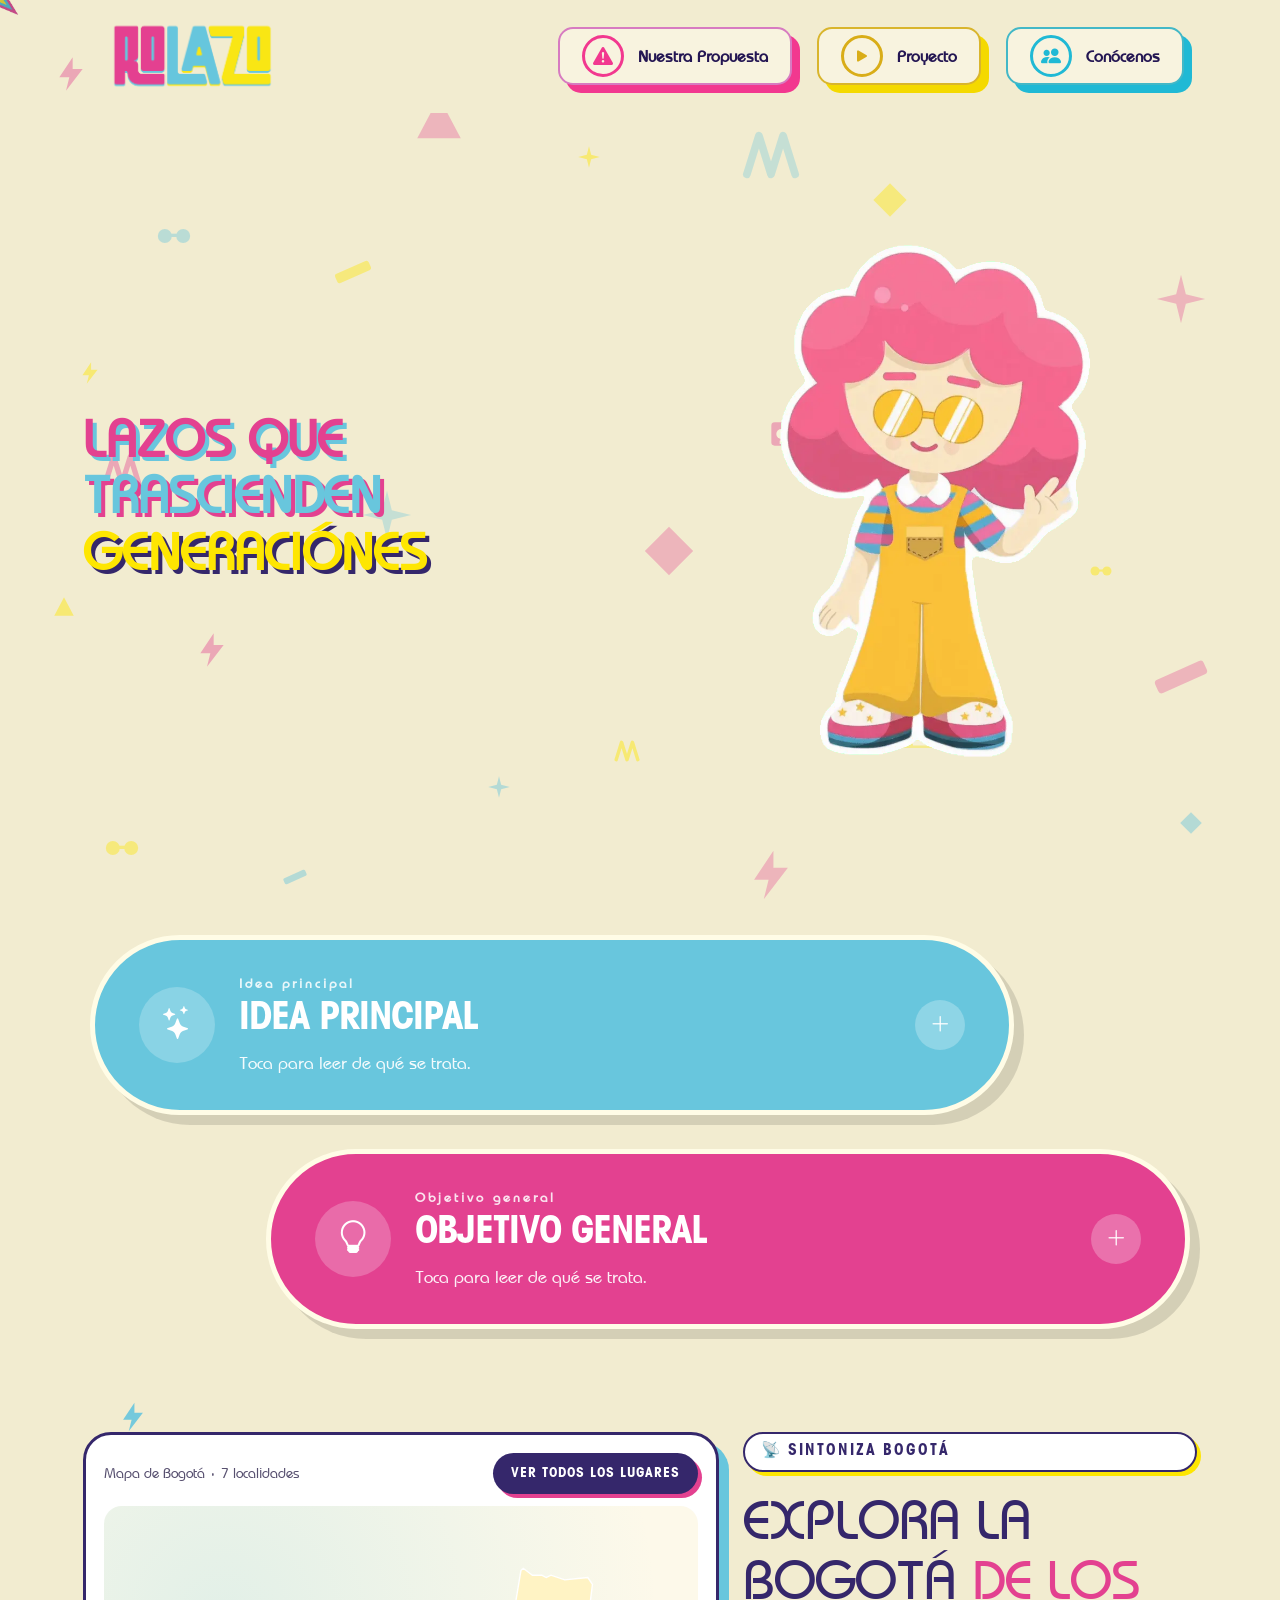
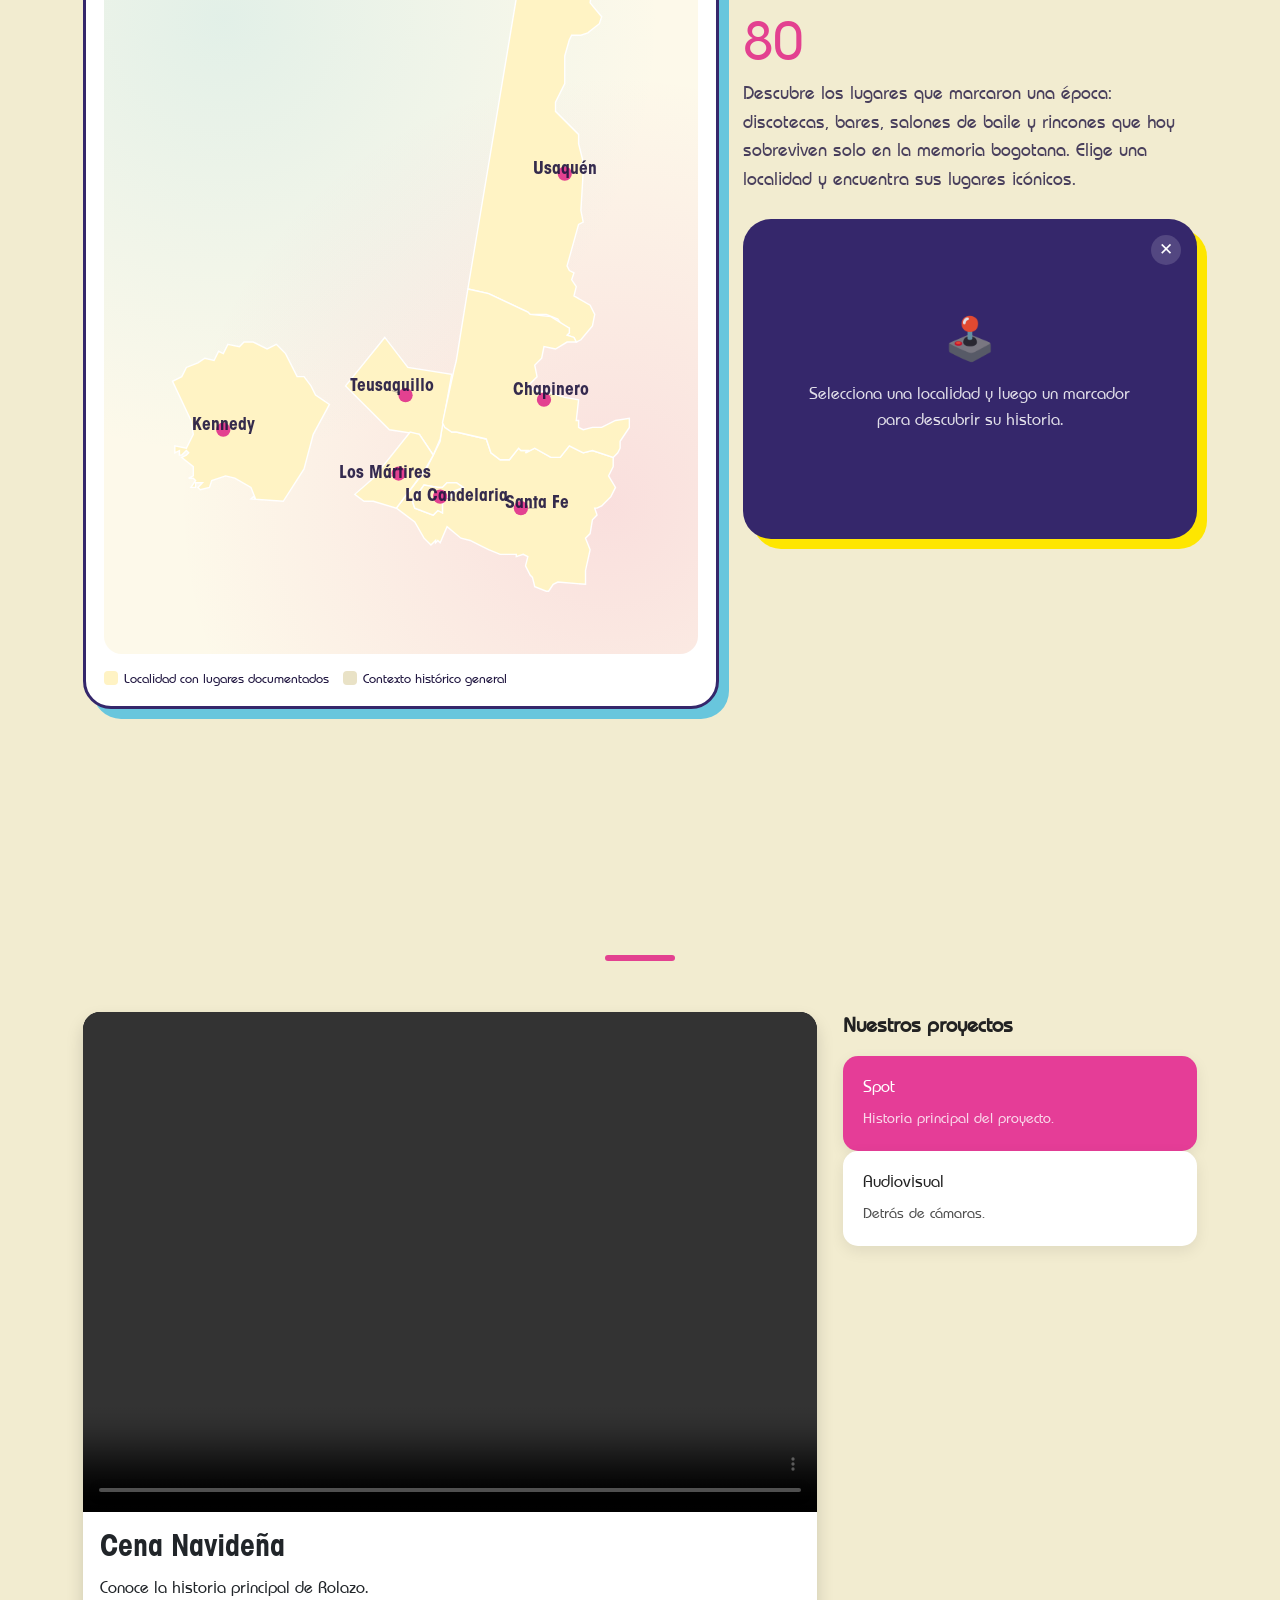
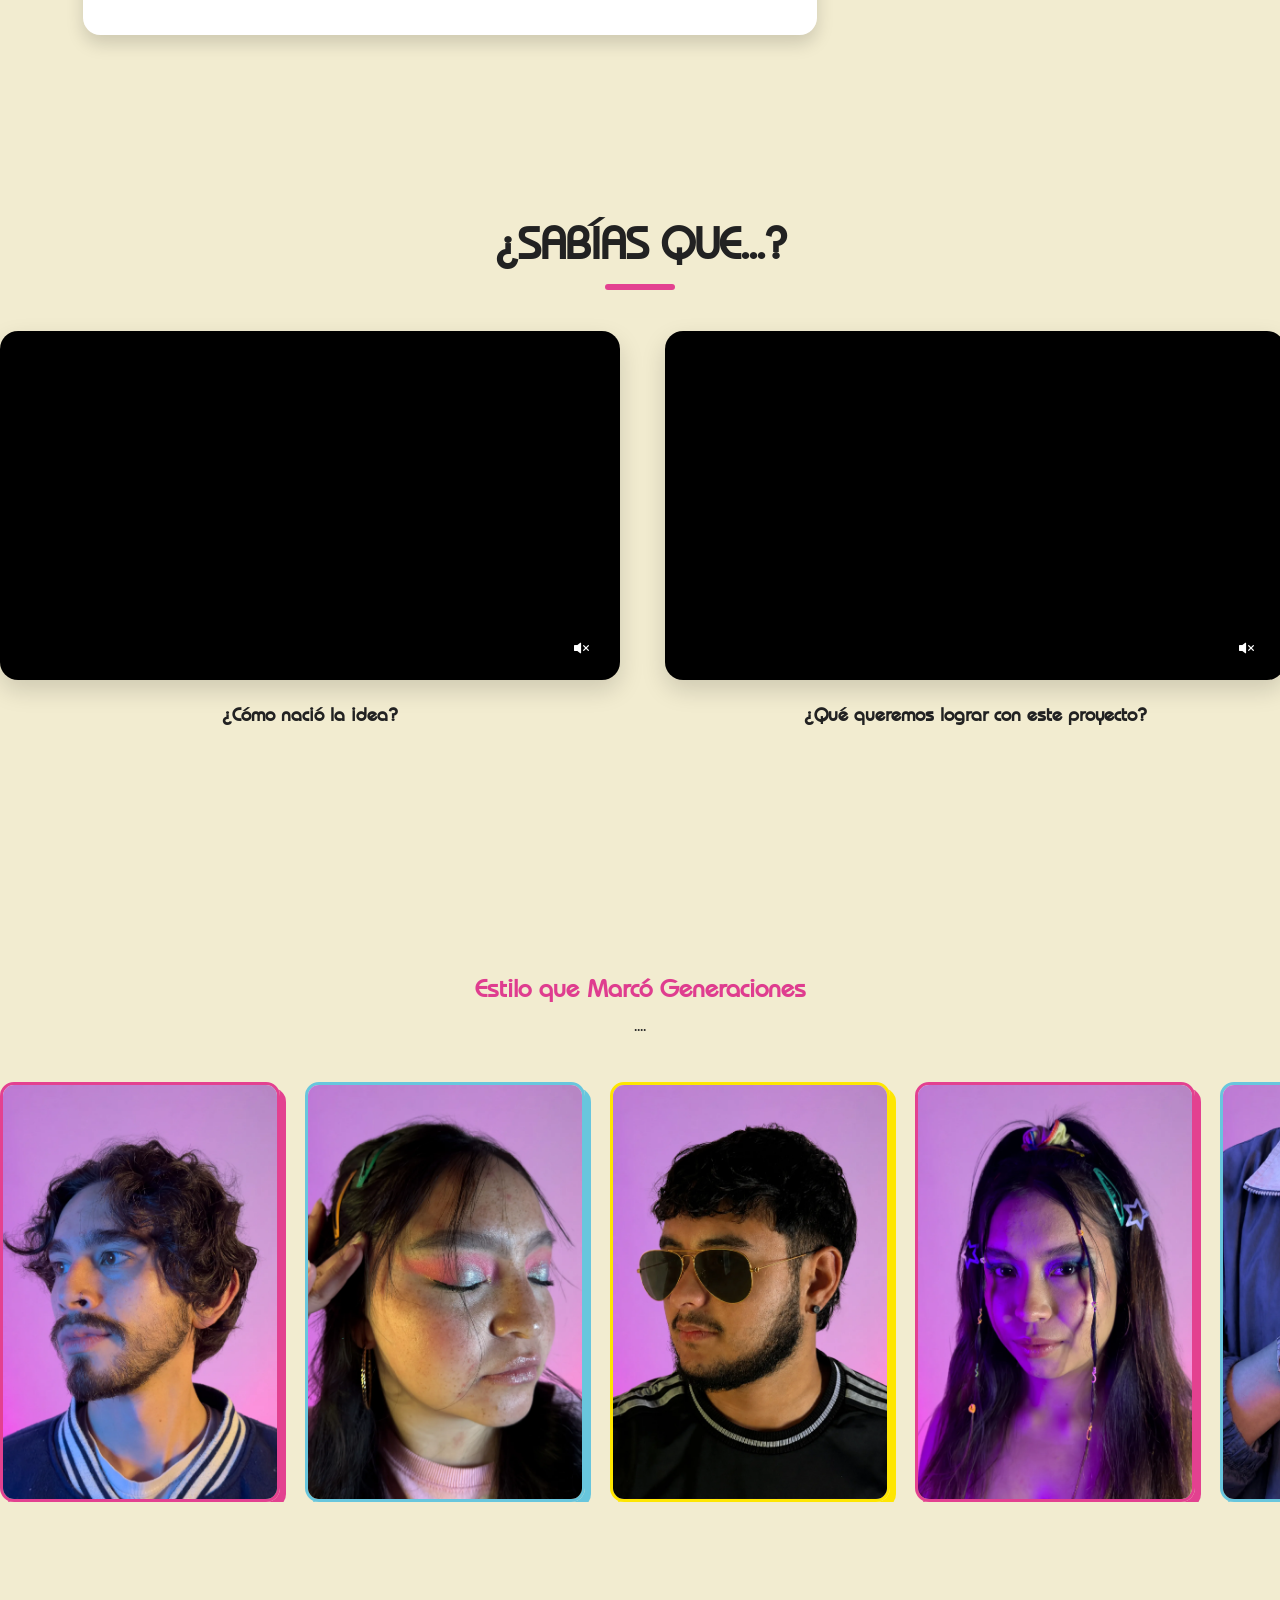
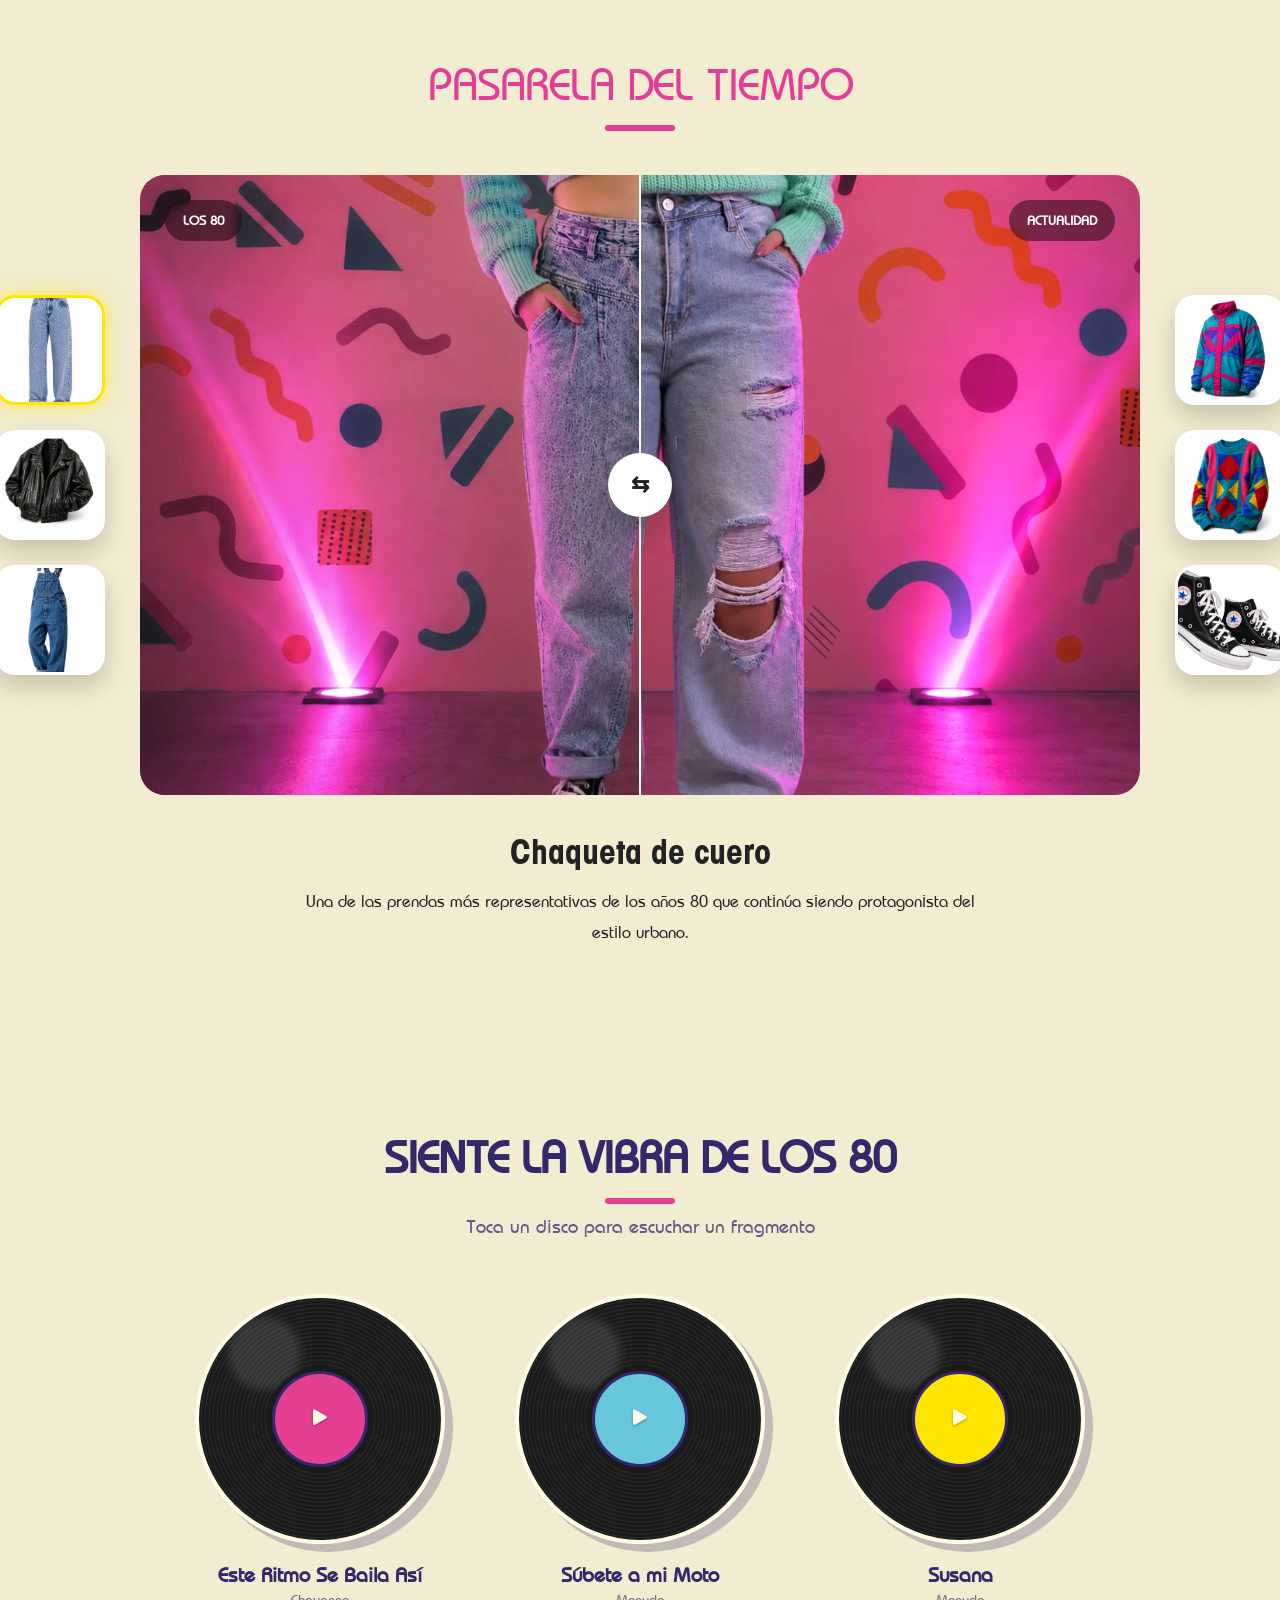
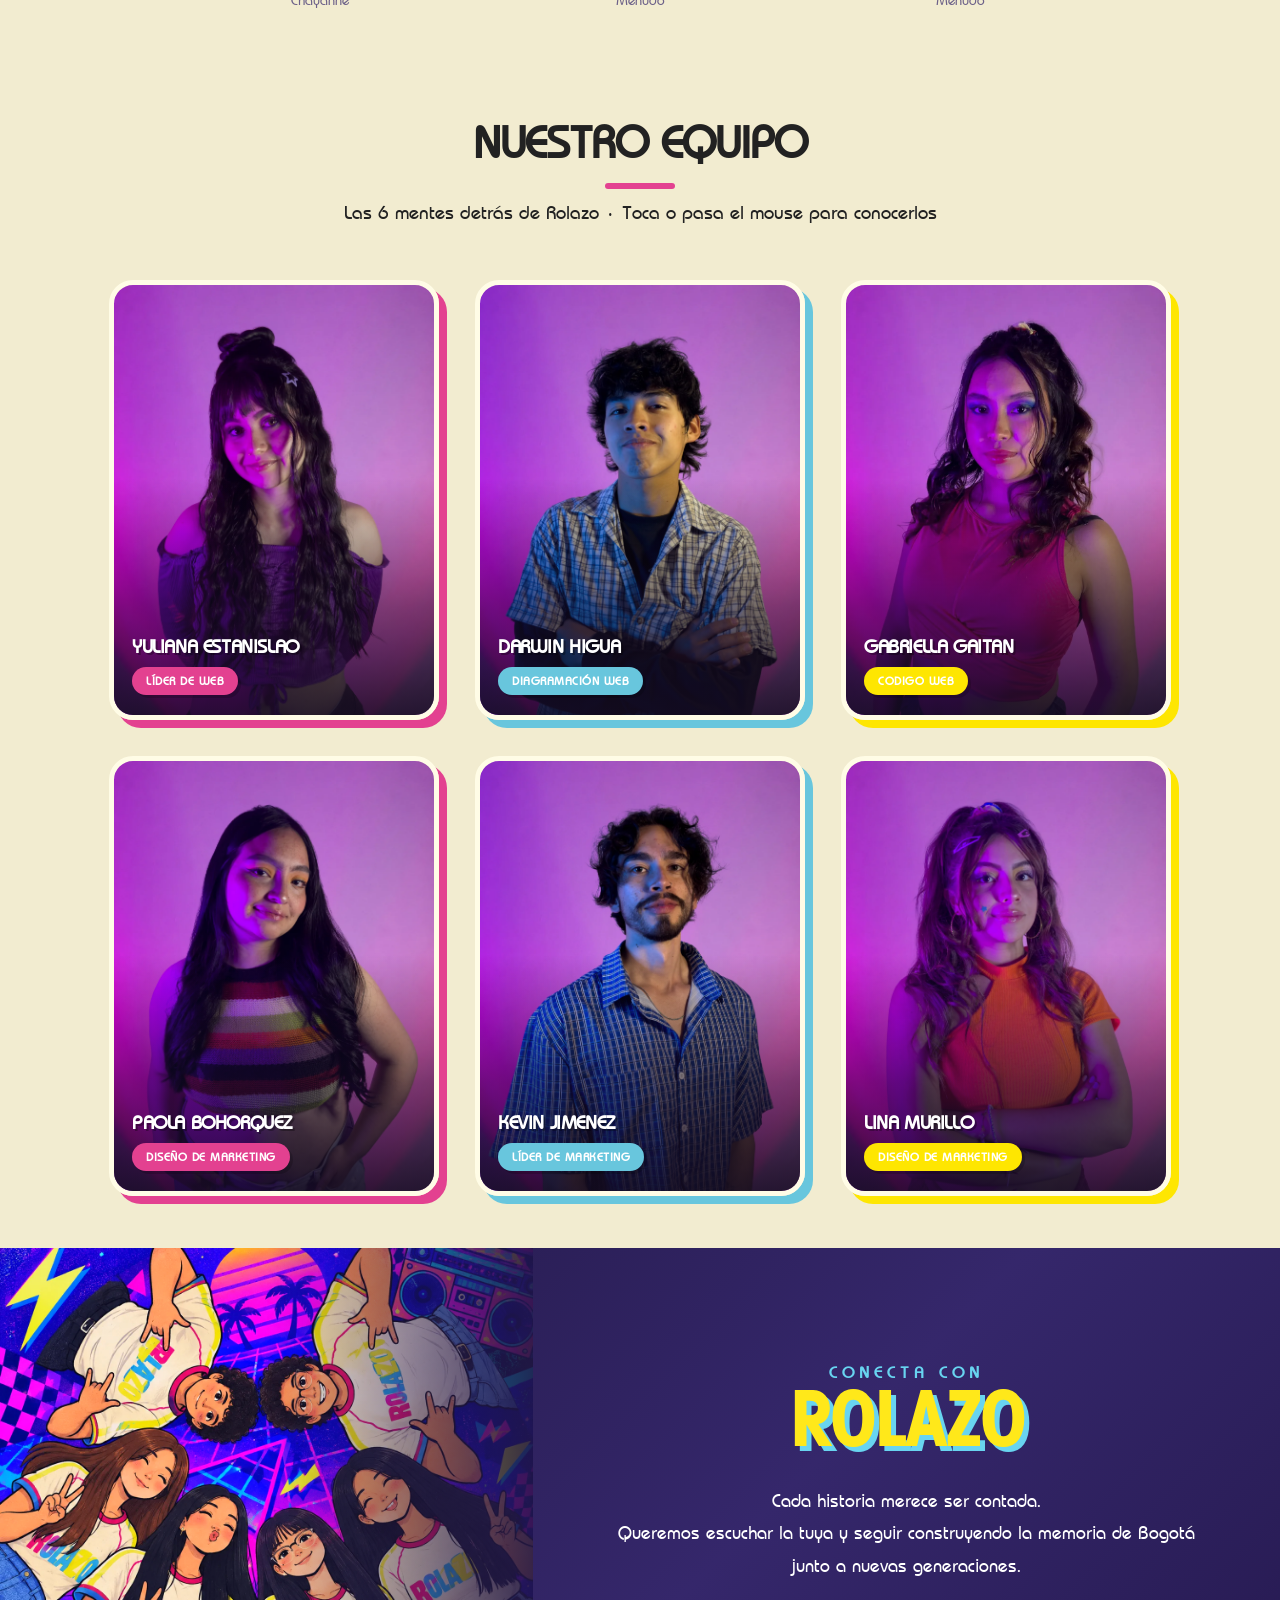
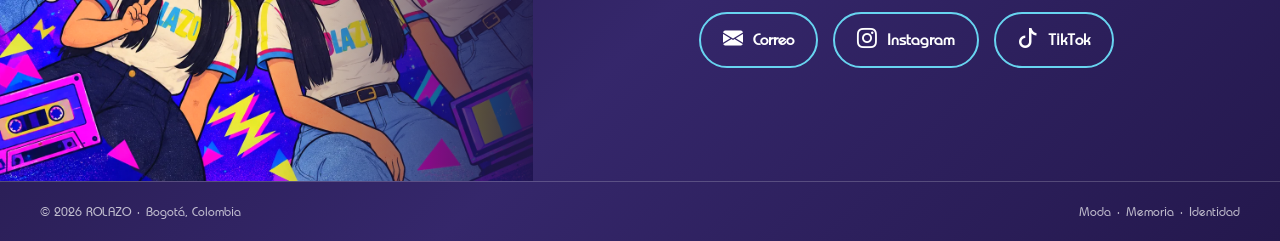
<file: index.html>
<!doctype html>
<html lang="es">
  <head>
    <meta charset="UTF-8" />
    <meta name="viewport" content="width=device-width, initial-scale=1.0" />
    <meta name="color-scheme" content="light" />

    <meta name="author" content="Rolazo" />
    <meta
      name="description"
      content="Rolazo - Unimos generaciones a través de la moda bogotana"
    />

    <title>Rolazo</title>

    <link rel="preconnect" href="https://fonts.googleapis.com" />
    <link rel="preconnect" href="https://fonts.gstatic.com" crossorigin />
    <link
      href="https://fonts.googleapis.com/css2?family=Baumans&family=Poppins:wght@400;600;800&display=swap"
      rel="stylesheet"
    />

    <link rel="stylesheet" href="css/bootstrap.min.css" />

    <link rel="stylesheet" href="css/style.css" />
    <link
      rel="stylesheet"
      href="https://cdn.jsdelivr.net/npm/bootstrap-icons@1.11.3/font/bootstrap-icons.min.css"
    />
    <!-- <script src="js/discos-musica.js"></script>  (archivo no incluido en el zip original; descomentar si lo agregas) -->
  </head>

  <body>
    <div class="fondo-retro" aria-hidden="true">
      <!-- Rayo -->
      <span
        class="retro-doodle"
        style="top: 6%; left: 4%; color: #e34190; --rd-shadow: #68c6dd"
        data-speed="0.05"
        data-rot="-12"
        ><svg viewBox="0 0 24 24">
          <path
            d="M13 2 L5 14 H11 L9 22 L19 9 H13 Z"
            fill="currentColor"
          /></svg
      ></span>
      <!-- Grabadora -->
      <span
        class="retro-doodle rd-grande"
        style="top: 4%; left: 80%; color: #68c6dd; --rd-shadow: #e34190"
        data-speed="0.03"
        data-rot="10"
        ><svg viewBox="0 0 24 24">
          <rect x="2" y="5" width="20" height="14" rx="2" fill="currentColor" />
          <circle cx="8" cy="12" r="3" fill="#FFFCE6" />
          <circle cx="16" cy="12" r="3" fill="#FFFCE6" />
          <rect x="7" y="16" width="10" height="2" fill="#FFFCE6" /></svg
      ></span>
      <!-- Estrella -->
      <span
        class="retro-doodle rd-chica"
        style="top: 16%; left: 45%; color: #fee601; --rd-shadow: #35276b"
        data-speed="0.07"
        data-rot="8"
        ><svg viewBox="0 0 24 24">
          <path
            d="M12 2 L14 10 L22 12 L14 14 L12 22 L10 14 L2 12 L10 10 Z"
            fill="currentColor"
          /></svg
      ></span>
      <!-- Gafas -->
      <span
        class="retro-doodle"
        style="top: 24%; left: 12%; color: #68c6dd; --rd-shadow: #e34190"
        data-speed="0.04"
        data-rot="-8"
        ><svg viewBox="0 0 24 24">
          <circle cx="6.5" cy="12" r="4.2" fill="currentColor" />
          <circle cx="17.5" cy="12" r="4.2" fill="currentColor" />
          <rect x="10" y="10.6" width="4" height="2" fill="currentColor" /></svg
      ></span>
      <!-- Estrella grande -->
      <span
        class="retro-doodle rd-grande"
        style="top: 30%; left: 90%; color: #e34190; --rd-shadow: #68c6dd"
        data-speed="0.06"
        data-rot="14"
        ><svg viewBox="0 0 24 24">
          <path
            d="M12 2 L14 10 L22 12 L14 14 L12 22 L10 14 L2 12 L10 10 Z"
            fill="currentColor"
          /></svg
      ></span>
      <!-- Rayo chico -->
      <span
        class="retro-doodle rd-chica"
        style="top: 40%; left: 6%; color: #fee601; --rd-shadow: #35276b"
        data-speed="0.05"
        data-rot="-10"
        ><svg viewBox="0 0 24 24">
          <path
            d="M13 2 L5 14 H11 L9 22 L19 9 H13 Z"
            fill="currentColor"
          /></svg
      ></span>
      <!-- Grabadora -->
      <span
        class="retro-doodle"
        style="top: 46%; left: 60%; color: #e34190; --rd-shadow: #68c6dd"
        data-speed="0.03"
        data-rot="12"
        ><svg viewBox="0 0 24 24">
          <rect x="2" y="5" width="20" height="14" rx="2" fill="currentColor" />
          <circle cx="8" cy="12" r="3" fill="#FFFCE6" />
          <circle cx="16" cy="12" r="3" fill="#FFFCE6" />
          <rect x="7" y="16" width="10" height="2" fill="#FFFCE6" /></svg
      ></span>
      <!-- Estrella grande -->
      <span
        class="retro-doodle rd-grande"
        style="top: 54%; left: 28%; color: #68c6dd; --rd-shadow: #e34190"
        data-speed="0.05"
        data-rot="-14"
        ><svg viewBox="0 0 24 24">
          <path
            d="M12 2 L14 10 L22 12 L14 14 L12 22 L10 14 L2 12 L10 10 Z"
            fill="currentColor"
          /></svg
      ></span>
      <!-- Gafas chicas -->
      <span
        class="retro-doodle rd-chica"
        style="top: 62%; left: 85%; color: #fee601; --rd-shadow: #35276b"
        data-speed="0.06"
        data-rot="9"
        ><svg viewBox="0 0 24 24">
          <circle cx="6.5" cy="12" r="4.2" fill="currentColor" />
          <circle cx="17.5" cy="12" r="4.2" fill="currentColor" />
          <rect x="10" y="10.6" width="4" height="2" fill="currentColor" /></svg
      ></span>
      <!-- Rayo -->
      <span
        class="retro-doodle"
        style="top: 70%; left: 15%; color: #e34190; --rd-shadow: #68c6dd"
        data-speed="0.04"
        data-rot="-9"
        ><svg viewBox="0 0 24 24">
          <path
            d="M13 2 L5 14 H11 L9 22 L19 9 H13 Z"
            fill="currentColor"
          /></svg
      ></span>
      <!-- Grabadora grande -->
      <span
        class="retro-doodle rd-grande"
        style="top: 78%; left: 70%; color: #fee601; --rd-shadow: #35276b"
        data-speed="0.05"
        data-rot="13"
        ><svg viewBox="0 0 24 24">
          <rect x="2" y="5" width="20" height="14" rx="2" fill="currentColor" />
          <circle cx="8" cy="12" r="3" fill="#FFFCE6" />
          <circle cx="16" cy="12" r="3" fill="#FFFCE6" />
          <rect x="7" y="16" width="10" height="2" fill="#FFFCE6" /></svg
      ></span>
      <!-- Estrella chica -->
      <span
        class="retro-doodle rd-chica"
        style="top: 86%; left: 38%; color: #68c6dd; --rd-shadow: #e34190"
        data-speed="0.03"
        data-rot="-11"
        ><svg viewBox="0 0 24 24">
          <path
            d="M12 2 L14 10 L22 12 L14 14 L12 22 L10 14 L2 12 L10 10 Z"
            fill="currentColor"
          /></svg
      ></span>
      <!-- Gafas -->
      <span
        class="retro-doodle"
        style="top: 92%; left: 8%; color: #fee601; --rd-shadow: #35276b"
        data-speed="0.06"
        data-rot="10"
        ><svg viewBox="0 0 24 24">
          <circle cx="6.5" cy="12" r="4.2" fill="currentColor" />
          <circle cx="17.5" cy="12" r="4.2" fill="currentColor" />
          <rect x="10" y="10.6" width="4" height="2" fill="currentColor" /></svg
      ></span>
      <!-- Rayo grande -->
      <span
        class="retro-doodle rd-grande"
        style="top: 94%; left: 58%; color: #e34190; --rd-shadow: #68c6dd"
        data-speed="0.04"
        data-rot="-13"
        ><svg viewBox="0 0 24 24">
          <path
            d="M13 2 L5 14 H11 L9 22 L19 9 H13 Z"
            fill="currentColor"
          /></svg
      ></span>

      <!-- ============ FORMAS MEMPHIS NUEVAS ============ -->

      <!-- Triángulos -->
      <span
        class="retro-doodle rd-grande"
        style="top: 10%; left: 32%; color: #e34190; --rd-shadow: #68c6dd"
        data-speed="0.05"
        data-rot="6"
        ><svg viewBox="0 0 24 24">
          <path d="M12 3 L21 20 H3 Z" fill="currentColor" /></svg
      ></span>
      <span
        class="retro-doodle"
        style="top: 36%; left: 82%; color: #68c6dd; --rd-shadow: #e34190"
        data-speed="0.04"
        data-rot="-20"
        ><svg viewBox="0 0 24 24">
          <path d="M12 3 L21 20 H3 Z" fill="currentColor" /></svg
      ></span>
      <span
        class="retro-doodle rd-chica"
        style="top: 66%; left: 4%; color: #fee601; --rd-shadow: #35276b"
        data-speed="0.06"
        data-rot="15"
        ><svg viewBox="0 0 24 24">
          <path d="M12 3 L21 20 H3 Z" fill="currentColor" /></svg
      ></span>

      <!-- Rombos -->
      <span
        class="retro-doodle"
        style="top: 20%; left: 68%; color: #fee601; --rd-shadow: #35276b"
        data-speed="0.05"
        data-rot="12"
        ><svg viewBox="0 0 24 24">
          <path d="M12 2 L22 12 L12 22 L2 12 Z" fill="currentColor" /></svg
      ></span>
      <span
        class="retro-doodle rd-grande"
        style="top: 58%; left: 50%; color: #e34190; --rd-shadow: #68c6dd"
        data-speed="0.03"
        data-rot="-8"
        ><svg viewBox="0 0 24 24">
          <path d="M12 2 L22 12 L12 22 L2 12 Z" fill="currentColor" /></svg
      ></span>
      <span
        class="retro-doodle rd-chica"
        style="top: 90%; left: 92%; color: #68c6dd; --rd-shadow: #e34190"
        data-speed="0.07"
        data-rot="20"
        ><svg viewBox="0 0 24 24">
          <path d="M12 2 L22 12 L12 22 L2 12 Z" fill="currentColor" /></svg
      ></span>

      <!-- Zigzags -->
      <span
        class="retro-doodle rd-grande"
        style="top: 14%; left: 58%; color: #68c6dd; --rd-shadow: #e34190"
        data-speed="0.04"
        data-rot="0"
        ><svg viewBox="0 0 24 24">
          <polyline
            points="2,20 7,4 12,20 17,4 22,20"
            fill="none"
            stroke="currentColor"
            stroke-width="3.2"
            stroke-linecap="round"
            stroke-linejoin="round"
          /></svg
      ></span>
      <span
        class="retro-doodle"
        style="top: 50%; left: 8%; color: #e34190; --rd-shadow: #68c6dd"
        data-speed="0.06"
        data-rot="10"
        ><svg viewBox="0 0 24 24">
          <polyline
            points="2,20 7,4 12,20 17,4 22,20"
            fill="none"
            stroke="currentColor"
            stroke-width="3.2"
            stroke-linecap="round"
            stroke-linejoin="round"
          /></svg
      ></span>
      <span
        class="retro-doodle rd-chica"
        style="top: 82%; left: 48%; color: #fee601; --rd-shadow: #35276b"
        data-speed="0.05"
        data-rot="-6"
        ><svg viewBox="0 0 24 24">
          <polyline
            points="2,20 7,4 12,20 17,4 22,20"
            fill="none"
            stroke="currentColor"
            stroke-width="3.2"
            stroke-linecap="round"
            stroke-linejoin="round"
          /></svg
      ></span>

      <!-- Barras diagonales -->
      <span
        class="retro-doodle"
        style="top: 28%; left: 26%; color: #fee601; --rd-shadow: #35276b"
        data-speed="0.03"
        data-rot="0"
        ><svg viewBox="0 0 24 24">
          <rect
            x="1"
            y="9"
            width="22"
            height="6"
            rx="1.5"
            fill="currentColor"
            transform="rotate(-24 12 12)"
          /></svg
      ></span>
      <span
        class="retro-doodle rd-grande"
        style="top: 72%; left: 90%; color: #e34190; --rd-shadow: #68c6dd"
        data-speed="0.05"
        data-rot="0"
        ><svg viewBox="0 0 24 24">
          <rect
            x="1"
            y="9"
            width="22"
            height="6"
            rx="1.5"
            fill="currentColor"
            transform="rotate(-24 12 12)"
          /></svg
      ></span>
      <span
        class="retro-doodle rd-chica"
        style="top: 96%; left: 22%; color: #68c6dd; --rd-shadow: #e34190"
        data-speed="0.06"
        data-rot="0"
        ><svg viewBox="0 0 24 24">
          <rect
            x="1"
            y="9"
            width="22"
            height="6"
            rx="1.5"
            fill="currentColor"
            transform="rotate(-24 12 12)"
          /></svg
      ></span>
    </div>

    <div id="cursor"></div>

    <button
      id="volverInicio"
      class="btn-volver-inicio"
      aria-label="Volver al inicio"
    >
      <img src="imagenes/logo-r/logo.png" alt="Rolazo" />
    </button>

    <div class="container" data-bg="#f2ecd0">
      <div class="row">
        <div class="col-lg-12">
          <nav class="navbar navbar-expand-lg">
            <div class="container-fluid">
              <a class="navbar-brand d-flex align-items-center gap-3" href="#">
                <img
                  src="imagenes/logo-r/logo.png"
                  alt="Rolazo"
                  class="logo-navbar"
                />
              </a>

              <div class="nav-botones">
                <a href="#problema-solucion" class="nav-btn btn-problematica">
                  <span class="icono"
                    ><i class="bi bi-exclamation-triangle-fill"></i
                  ></span>
                  <span>Nuestra Propuesta</span>
                </a>

                <a href="#audiovisual" class="nav-btn btn-audiovisual">
                  <span class="icono"><i class="bi bi-play-fill"></i></span>
                  <span>Proyecto</span>
                </a>

                <a href="#equipo" class="nav-btn btn-equipo">
                  <span class="icono"><i class="bi bi-people-fill"></i></span>
                  <span>Conócenos</span>
                </a>
              </div>
            </div>
          </nav>
        </div>
      </div>

      <div class="row align-items-center hero-rolazo">
        <!-- Texto -->

        <div class="col-lg-6">
          <h1 class="fw-bold display-2 hero-letras">
            <span class="hero-linea">LAZOS QUE </span>
            <span class="hero-linea">TRASCIENDEN</span>
            <span class="hero-linea">GENERACIÓNES</span>
          </h1>
        </div>

        <!-- Animación (lado derecho del hero) -->
        <div class="col-lg-6">
          <div class="hero-anim">
            <img
              class="hero-anim-video"
              src="animacion/rolito.webp"
              alt="Rolito animado"
            />
          </div>
        </div>
      </div>
    </div>

    <section class="container py-5" id="problema-solucion" data-bg="#F9D8E8">
      <div class="ps-stack">
        <!-- PROBLEMÁTICA -->
        <div class="ps-pill ps-pill-problema" tabindex="0" data-reveal-ps>
          <div class="ps-pill-main">
            <div class="ps-pill-icon">
              <i class="bi bi-stars"></i>
            </div>

            <div class="ps-pill-text">
              <span class="ps-pill-num">Idea principal</span>
              <h2>Idea principal</h2>
              <p class="ps-pill-teaser">Toca para leer de qué se trata.</p>
            </div>

            <button class="ps-pill-toggle" aria-label="Ver más de Problemática">
              <i class="bi bi-plus-lg"></i>
            </button>
          </div>

          <div class="ps-pill-detail">
            <p>
              Rolazo nace con el propósito de rescatar y reinterpretar
              referentes de la moda de los años 80, para acercarlos a nuevas
              generaciones. A través de experiencias visuales, narrativas y
              creativas, el proyecto busca destacar la moda como un elemento de
              identidad, memoria y conexión cultural.
            </p>
          </div>
        </div>

        <div class="ps-pill ps-pill-solucion" tabindex="0" data-reveal-ps>
          <div class="ps-pill-main">
            <div class="ps-pill-icon">
              <i class="bi bi-lightbulb"></i>
            </div>

            <div class="ps-pill-text">
              <span class="ps-pill-num">Objetivo general</span>
              <h2>Objetivo general</h2>
              <p class="ps-pill-teaser">Toca para leer de qué se trata.</p>
            </div>

            <button class="ps-pill-toggle" aria-label="Ver más de Solución">
              <i class="bi bi-plus-lg"></i>
            </button>
          </div>

          <div class="ps-pill-detail">
            <p>
              Promover el reconocimiento de la moda de los años 80 como un
              proceso de identidad cultural, dando a conocer su valor histórico
              y estético conectando dos generaciones a través de contenidos y
              experiencias creativas.
            </p>
          </div>
        </div>
      </div>
    </section>

    <!-- =================== MAPA ROLazo =================== -->
    <section
      class="container py-5 mapa-rolazo"
      id="mapa-rolazo"
      data-bg="#DDF3F7"
    >
      <!-- Doodles decorativos (mismo lenguaje visual que el resto del sitio) -->
      <span class="mr-doodle" style="top: 2%; left: 4%; color: #68c6dd">
        <svg viewBox="0 0 24 24">
          <path d="M13 2 L5 14 H11 L9 22 L19 9 H13 Z" fill="currentColor" />
        </svg>
      </span>
      <span class="mr-doodle" style="top: 6%; right: 5%; color: #fee601">
        <svg viewBox="0 0 24 24">
          <path
            d="M12 2 L14 10 L22 12 L14 14 L12 22 L10 14 L2 12 L10 10 Z"
            fill="currentColor"
          />
        </svg>
      </span>
      <span class="mr-doodle" style="bottom: 4%; left: 8%; color: #e34190">
        <svg viewBox="0 0 24 24">
          <circle cx="6.5" cy="12" r="4.2" fill="currentColor" />
          <circle cx="17.5" cy="12" r="4.2" fill="currentColor" />
          <rect x="10" y="10.6" width="4" height="2" fill="currentColor" />
        </svg>
      </span>

      <div class="mr-layout">
        <!-- MAPA -->
        <div class="mr-map-card">
          <div class="mr-map-topbar">
            <p id="mrMapHeading">
              Mapa de Bogotá · 7 localidades con historias
            </p>
            <button type="button" class="mr-btn-todos" id="mrBtnTodos">
              Ver todos los lugares
            </button>
          </div>

          <div class="mr-map-frame" id="mrMapFrame">
            <!-- El SVG del mapa se inserta aquí vía JavaScript -->
            <div id="mrMapMount"></div>

            <!-- Tooltip flotante al pasar el cursor sobre una localidad -->
            <div class="mr-hover-tip" id="mrHoverTip"></div>

            <!-- Contenedor de marcadores (posicionados con JS sobre el mapa) -->
            <div id="mrMarkersLayer"></div>
          </div>

          <div class="mr-legend">
            <span
              ><span
                class="mr-legend-swatch"
                style="background: #fff3c4"
              ></span>
              Localidad con lugares documentados</span
            >
            <span
              ><span
                class="mr-legend-swatch"
                style="background: #e9e2c6"
              ></span>
              Contexto histórico general</span
            >
          </div>
        </div>

        <!-- TEXTO + PANEL DE INFORMACIÓN -->
        <div class="mr-side">
          <a href="#mrMapFrame" class="mr-eyebrow">📡 Sintoniza Bogotá</a>
          <h2 class="mr-titulo">Explora la Bogotá <span>de los 80</span></h2>
          <p class="mr-subtitulo">
            Descubre los lugares que marcaron una época: discotecas, bares,
            salones de baile y rincones que hoy sobreviven solo en la memoria
            bogotana. Elige una localidad y encuentra sus lugares icónicos.
          </p>

          <aside class="mr-panel" id="mrPanel">
            <button
              type="button"
              class="mr-panel-cerrar"
              id="mrPanelCerrar"
              aria-label="Cerrar"
            >
              ✕
            </button>

            <div class="mr-panel-vacio" id="mrPanelVacio">
              <span class="mr-panel-icono">🕹️</span>
              <p>
                Selecciona una localidad y luego un marcador<br />para descubrir
                su historia.
              </p>
            </div>

            <div class="mr-panel-contenido" id="mrPanelContenido">
              <div class="mr-panel-foto" id="mrPanelFoto"></div>
              <span class="mr-panel-cat" id="mrPanelCat"></span>
              <h3 class="mr-panel-nombre" id="mrPanelNombre"></h3>

              <div class="mr-panel-meta">
                <span
                  ><b>Localidad:</b> <span id="mrPanelLocalidad"></span
                ></span>
                <span
                  ><b>Ubicación:</b> <span id="mrPanelDireccion"></span
                ></span>
                <span><b>Época:</b> Años 80</span>
              </div>

              <p class="mr-panel-label">Historia</p>
              <p class="mr-panel-desc" id="mrPanelDesc"></p>
            </div>
          </aside>
        </div>
      </div>
    </section>

    <!-- En móvil, un fondo oscuro detrás del panel deslizante -->
    <div class="mr-overlay" id="mrOverlay"></div>

    <!-- ===================    Audio visual=================== -->
    <br />
    <br />
    <br />
    <br />
    <br />

    <section class="container py-5" id="audiovisual" data-bg="#DDF3F7">
      <h2 class="text-center fw-bold mb-5"></h2>

      <div class="row g-4 align-items-start">
        <!-- VIDEO PRINCIPAL -->
        <div class="col-lg-8">
          <div class="card shadow border-0 rounded-4 overflow-hidden">
            <video
              id="videoPrincipal"
              class="w-100"
              controls
              preload="metadata"
              src="videos/spot/spot.mp4"
            ></video>

            <div class="card-body">
              <h3 id="tituloVideo">Cena Navideña</h3>

              <p id="descripcionVideo">
                Conoce la historia principal de Rolazo.
              </p>
            </div>
          </div>
        </div>

        <!-- PLAYLIST -->
        <div class="col-lg-4">
          <h5 class="mb-3 fw-bold">Nuestros proyectos</h5>

          <div class="playlist">
            <!-- Principal -->
            <div class="playlist-item active" onclick="volverPrincipal(this)">
              <h6>Spot</h6>

              <small> Historia principal del proyecto. </small>
            </div>

            <!-- Video 1 -->
            <div
              class="playlist-item"
              onclick="
                cambiarVideo(
                  'videos/videos carrucel/video 1.mp4',
                  'Cena Navideña',
                  'Descubre cómo realizamos las grabaciones.',
                  this,
                )
              "
            >
              <h6>Audiovisual</h6>

              <small> Detrás de cámaras. </small>
            </div>
          </div>
        </div>
      </div>
    </section>

    <!-- =================== VIDEOs=================== -->
    <br />
    <br />
    <br />

    <section class="py-5" id="videos" data-bg="#FFF6C6">
      <h2 class="fw-bold mb-4">¿Sabías que...?</h2>
      <p></p>

      <div class="videos-scroll">
        <div class="video-card">
          <div class="video-card-media">
            <video autoplay muted loop playsinline>
              <source src="videos/carrucel/video-1.mp4" type="video/mp4" />
            </video>
            <button
              type="button"
              class="video-audio-toggle"
              aria-label="Activar audio"
              onclick="toggleVideoAudio(this)"
            >
              <i class="bi bi-volume-mute-fill"></i>
            </button>
          </div>
          <h5>¿Cómo nació la idea?</h5>
        </div>

        <div class="video-card">
          <div class="video-card-media">
            <video autoplay muted loop playsinline>
              <source src="videos/carrucel/video-2.mp4" type="video/mp4" />
            </video>
            <button
              type="button"
              class="video-audio-toggle"
              aria-label="Activar audio"
              onclick="toggleVideoAudio(this)"
            >
              <i class="bi bi-volume-mute-fill"></i>
            </button>
          </div>
          <h5>¿Qué queremos lograr con este proyecto?</h5>
        </div>

        <div class="video-card">
          <div class="video-card-media">
            <video autoplay muted loop playsinline>
              <source src="videos/carrucel/video-3.mp4" type="video/mp4" />
            </video>
            <button
              type="button"
              class="video-audio-toggle"
              aria-label="Activar audio"
              onclick="toggleVideoAudio(this)"
            >
              <i class="bi bi-volume-mute-fill"></i>
            </button>
          </div>
          <h5>¿Por qué la moda puede unir generaciones?</h5>
        </div>
      </div>
    </section>
    <br />
    <br />
    <br />
    <br />

    <!-- ---------------- LOS 80 --------------- -->
    <section class="py-5" data-bg="#DDF3F7">
      <div
        class="d-flex justify-content-center align-items-center mb-4 text-center"
      >
        <div>
          <h5 class="usuario">Estilo que Marcó Generaciones</h5>
          <p>....</p>
        </div>
      </div>

      <div class="slider">
        <div class="slide-track">
          <div class="card-hover">
            <img src="imagenes/estilo/corte-80s.webp" class="img-normal" />
            <img src="imagenes/estilo/corte-2026.webp" class="img-hover" />
          </div>

          <div class="card-hover">
            <img src="imagenes/estilo/maquillaje-80s.webp" class="img-normal" />
            <img src="imagenes/estilo/maquillaje-2026.webp" class="img-hover" />
          </div>

          <div class="card-hover">
            <img src="imagenes/estilo/lentes-80s.webp" class="img-normal" />
            <img src="imagenes/estilo/lentes-2026.webp" class="img-hover" />
          </div>

          <div class="card-hover">
            <img src="imagenes/estilo/accesorios-80s.webp" class="img-normal" />
            <img src="imagenes/estilo/accesorios-2026.webp" class="img-hover" />
          </div>

          <div class="card-hover">
            <img
              src="imagenes/estilo/relojes-anillos-80s.webp"
              class="img-normal"
            />
            <img
              src="imagenes/estilo/relojes-anillos-2026.webp"
              class="img-hover"
            />
          </div>

          <div class="card-hover">
            <img src="imagenes/estilo/peinado-80s.webp" class="img-normal" />
            <img src="imagenes/estilo/peinado-actual.webp" class="img-hover" />
          </div>

          <!-- ===== Tarjetas duplicadas para el loop infinito =====
             Mismo contenido repetido para que la animación no
             muestre un salto al reiniciar. Ocultas para lectores
             de pantalla porque son solo repetición visual. -->

          <div class="card-hover" aria-hidden="true">
            <img src="imagenes/estilo/corte-80s.webp" class="img-normal" />
            <img src="imagenes/estilo/corte-2026.webp" class="img-hover" />
          </div>

          <div class="card-hover" aria-hidden="true">
            <img src="imagenes/estilo/maquillaje-80s.webp" class="img-normal" />
            <img src="imagenes/estilo/maquillaje-2026.webp" class="img-hover" />
          </div>

          <div class="card-hover" aria-hidden="true">
            <img src="imagenes/estilo/lentes-80s.webp" class="img-normal" />
            <img src="imagenes/estilo/lentes-2026.webp" class="img-hover" />
          </div>

          <div class="card-hover" aria-hidden="true">
            <img src="imagenes/estilo/accesorios-80s.webp" class="img-normal" />
            <img src="imagenes/estilo/accesorios-2026.webp" class="img-hover" />
          </div>

          <div class="card-hover" aria-hidden="true">
            <img
              src="imagenes/estilo/relojes-anillos-80s.webp"
              class="img-normal"
            />
            <img
              src="imagenes/estilo/relojes-anillos-2026.webp"
              class="img-hover"
            />
          </div>

          <div class="card-hover" aria-hidden="true">
            <img src="imagenes/estilo/peinado-80s.webp" class="img-normal" />
            <img src="imagenes/estilo/peinado-actual.webp" class="img-hover" />
          </div>
        </div>
      </div>
      <br />
      <br />
    </section>

    <!-- ---------------- ANTES-DESPUES--------------- -->

    <section class="container py-5" id="antes-despues" data-bg="#f2ecd0">
      <h2 class="text-center" style="color: #e53d97">Pasarela del Tiempo</h2>
      <p></p>

      <div class="comparison-box">
        <!-- MINIATURAS IZQUIERDA -->
        <div class="comparison-gallery left-gallery">
          <div
            class="thumb active"
            data-old="imagenes/antes-despues/los-80/acid-wash-80s.webp"
            data-current="imagenes/antes-despues/actual/acid-wash-2026.webp"
            data-title="Jean"
            data-text="Una de las prendas más representativas de los años 80 que continúa siendo protagonista del estilo urbano."
          >
            <img src="imagenes/antes-despues/miniatura/jean-miniatura.webp" />
          </div>

          <div
            class="thumb"
            data-old="imagenes/antes-despues/los-80/chaqueta-cuero-80s.webp"
            data-current="imagenes/antes-despues/actual/chaqueta-cuero-2026.webp"
            data-title="Chaqueta"
            data-text="La chaqueta oversize marcó tendencia en la moda urbana de los 80 y hoy vuelve reinventada."
          >
            <img
              src="imagenes/antes-despues/miniatura/chaqueta-cuero-miniatura.webp"
            />
          </div>

          <div
            class="thumb"
            data-old="imagenes/antes-despues/los-80/overol-mezclilla-80s.webp"
            data-current="imagenes/antes-despues/actual/overol-mezclilla-2026.webp"
            data-title="Overol"
            data-text="El overol fue una prenda versátil y símbolo de comodidad en los años 80."
          >
            <img src="imagenes/antes-despues/miniatura/overol-miniatura.webp" />
          </div>
        </div>

        <!-- COMPARADOR -->
        <div class="comparison-wrapper" id="comparison">
          <!-- Imagen actual -->
          <img
            src="imagenes/antes-despues/actual/acid-wash-2026.webp"
            class="comparison-img"
            id="imgCurrent"
          />

          <!-- Imagen años 80 -->
          <div class="comparison-overlay" id="overlay">
            <div class="comparison-fixed">
              <img
                src="imagenes/antes-despues/los-80/acid-wash-80s.webp"
                class="comparison-img"
                id="imgOld"
              />
              <!-- Esta imagen inicial se reemplaza automáticamente al hacer clic en cualquier miniatura -->
            </div>
          </div>
          <div></div>

          <!-- Etiquetas -->
          <div class="comparison-label left">LOS 80</div>

          <div class="comparison-label right">ACTUALIDAD</div>

          <!-- Línea -->
          <div class="comparison-divider" id="divider">
            <div class="comparison-handle" id="handle">
              <span>⇆</span>
            </div>
          </div>
        </div>

        <!-- MINIATURAS DERECHA -->
        <div class="comparison-gallery right-gallery">
          <div
            class="thumb"
            data-old="imagenes/antes-despues/los-80/rompevientos-80s.webp"
            data-current="imagenes/antes-despues/actual/rompevientos-2026.webp"
            data-title="Rompevientos"
            data-text="El rompevientos era infaltable en el guardarropa deportivo de los años 80."
          >
            <img
              src="imagenes/antes-despues/miniatura/rompevientos-miniatura.webp"
            />
          </div>

          <div
            class="thumb"
            data-old="imagenes/antes-despues/los-80/sueter-tejido-80s.webp"
            data-current="imagenes/antes-despues/actual/sueter-tejido-2026.webp"
            data-title="Suéter"
            data-text="El suéter de los 80 sigue siendo un básico reinterpretado en la moda actual."
          >
            <img src="imagenes/antes-despues/miniatura/saco-miniatura.webp" />
          </div>

          <div
            class="thumb"
            data-old="imagenes/antes-despues/los-80/tenis-80s.webp"
            data-current="imagenes/antes-despues/actual/tenis-26.webp"
            data-title="Zamba"
            data-text="La zamba, calzado icónico y nostálgico, sigue presente en el estilo urbano de hoy."
          >
            <img src="imagenes/antes-despues/miniatura/tenis-miniatura.webp" />
          </div>
        </div>
      </div>

      <!-- INFORMACIÓN -->
      <div class="comparison-info">
        <h3 id="outfitTitle">Chaqueta de cuero</h3>

        <p id="outfitText">
          Una de las prendas más representativas de los años 80 que continúa
          siendo protagonista del estilo urbano.
        </p>
      </div>
    </section>

    <br />
    <br />
    <br />

    <!-- ---------------- MÚSICA DE LOS 80 --------------- -->

    <section class="container py-5" id="musica-80s" data-bg="#F9D8E8">
      <h2 class="text-center fw-bold mb-2 musica-titulo">
        Siente la vibra de los 80
      </h2>

      <p class="text-center musica-subtitulo mb-5">
        Toca un disco para escuchar un fragmento
      </p>

      <div class="discos-grid">
        <div
          class="disco-item"
          data-color="#E34190"
          data-inicio="50"
          data-duracion="35"
        >
          <div class="disco-vinilo">
            <div class="disco-label" style="background: #e34190">
              <i class="bi bi-play-fill disco-icono"></i>
            </div>
          </div>
          <h5 class="disco-titulo">Este Ritmo Se Baila Así</h5>
          <p class="disco-artista">Chayanne</p>
          <audio
            class="disco-audio"
            src="audio/musica-80s/cancion1.mp3"
            preload="metadata"
          ></audio>
        </div>

        <div
          class="disco-item"
          data-color="#68C6DD"
          data-inicio="26.5"
          data-duracion="18"
        >
          <div class="disco-vinilo">
            <div class="disco-label" style="background: #68c6dd">
              <i class="bi bi-play-fill disco-icono"></i>
            </div>
          </div>
          <h5 class="disco-titulo">Súbete a mi Moto</h5>
          <p class="disco-artista">Menudo</p>
          <audio
            class="disco-audio"
            src="audio/musica-80s/cancion2.mp3"
            preload="metadata"
          ></audio>
        </div>

        <div
          class="disco-item"
          data-color="#FEE601"
          data-inicio="40"
          data-duracion="35"
        >
          <div class="disco-vinilo">
            <div class="disco-label" style="background: #fee601">
              <i class="bi bi-play-fill disco-icono"></i>
            </div>
          </div>
          <h5 class="disco-titulo">Susana</h5>
          <p class="disco-artista">Menudo</p>
          <audio
            class="disco-audio"
            src="audio/musica-80s/cancion3.mp3"
            preload="metadata"
          ></audio>
        </div>
      </div>
    </section>

    <!-- ---------------- EQUIPO --------------- -->

    <section class="container my-5" id="equipo" data-bg="#F9D8E8">
      <h2 class="text-center fw-bold mb-2 equipo-titulo">Nuestro Equipo</h2>

      <p class="text-center equipo-subtitulo mb-5">
        Las 6 mentes detrás de Rolazo · Toca o pasa el mouse para conocerlos
      </p>

      <!-- Las tarjetas se generan dinámicamente desde js/script.js -->
      <div class="equipo-grid" id="equipoGrid"></div>
    </section>

    <!-- =================== CONTACTO =================== -->

    <footer class="footer-rolazo" id="contacto">
      <div class="container-fluid px-0">
        <div class="row g-0 align-items-stretch">
          <!-- FOTO -->
          <div class="col-lg-5 footer-foto">
            <img src="imagenes/footer.webp" />
          </div>

          <!-- CONTENIDO -->
          <div class="col-lg-7 footer-contenido">
            <span class="footer-subtitulo"> CONECTA CON </span>

            <h2 class="footer-titulo">ROLAZO</h2>

            <p class="footer-texto">
              Cada historia merece ser contada.<br />
              Queremos escuchar la tuya y seguir construyendo la memoria de
              Bogotá junto a nuevas generaciones.
            </p>

            <!-- ===================
                     REDES SOCIALES
                ==================== -->

            <div class="footer-redes">
              <!-- CORREO -->
              <a href="mailto:rolazobog@gmail.com" class="red-social">
                <i class="bi bi-envelope-fill"></i>

                <span> Correo </span>
              </a>

              <!-- INSTAGRAM -->
              <a
                href="https://www.instagram.com/rolazobog/"
                target="_blank"
                rel="noopener noreferrer"
                class="red-social"
              >
                <i class="bi bi-instagram"></i>

                <span> Instagram </span>
              </a>

              <!-- TIKTOK -->
              <a
                href="https://www.tiktok.com/@rolazo_bog"
                target="_blank"
                rel="noopener noreferrer"
                class="red-social"
              >
                <i class="bi bi-tiktok"></i>

                <span> TikTok </span>
              </a>
            </div>
          </div>
        </div>

        <!-- ===================
             PARTE INFERIOR
        ==================== -->

        <div class="footer-bottom">
          <p>© 2026 ROLAZO · Bogotá, Colombia</p>

          <p>Moda · Memoria · Identidad</p>
        </div>
      </div>
    </footer>

    <!-- ===================
     SCRIPTS
==================== -->

    <script src="js/bootstrap.bundle.min.js"></script>

    <script src="js/script.js"></script>
  </body>
</html>
</file>
<file: css/style.css>
@font-face {
    font-family: 'Bauhaus Regular';
    src: url('../tipografias/bauhaus-regular.ttf') format('truetype');
    font-weight: normal;
    font-style: normal;
    font-display: swap;
}

@font-face {
    font-family: 'Helvetica Neue Condensed';
    src: url('../tipografias/helveticaneue-condensed.otf') format('opentype');
    font-weight: 900;
    font-style: normal;
    font-display: swap;
}

@font-face {
    font-family: 'ITC Avant Garde Gothic Condensed';
    src: url('../tipografias/itc-avant-garde-gothic-bold-condensed.otf') format('opentype');
    font-weight: normal;
    font-style: normal;
    font-display: swap;
}

:root {
    --beige: #f2ecd0;
    --rosado: #E34190;
    --amarillo: #FEE601;
    --azul: #68C6DD;
    --negro: #222222;
    --blanco: #FFFFFF;
    --rosa-suave: #F9D8E8;
    --azul-suave: #DDF3F7;
    --fondo-pagina: var(--beige);
}
body {
    background-color: var(--fondo-pagina);
    color: var(--negro);
    font-family: 'Bauhaus Regular', Arial, sans-serif;
    transition: background-color 0.15s linear;
}

/* Títulos: Helvetica Neue Condensed (Black) */
h1 {
    font-family: 'Helvetica Neue Condensed', Arial, sans-serif;
    font-weight: 900;
}

/* Subtítulos: ITC Avant Garde Gothic Condensed */
h2, h3 {
    font-family: 'ITC Avant Garde Gothic Condensed', Arial, sans-serif;
}

/* Títulos principales de cada sección: centrados, con tamaño uniforme
   y un pequeño detalle decorativo a juego con la identidad Rolazo.
   No afecta los h2 dentro de las píldoras (Problemática/Solución) ni
   el título del footer, porque esos no son hijos directos de <section>. */
section > h2 {
    position: relative;
    text-align: center;
    font-family: 'Bauhaus Regular', Arial, sans-serif;
    font-size: clamp(1.7rem, 3.8vw, 2.7rem);
    font-weight: 400;
    letter-spacing: -1px;
    text-transform: uppercase;
    color: var(--negro);
    margin: 0 0 44px;
    padding-bottom: 18px;
}

section > h2::after {
    content: "";
    position: absolute;
    left: 50%;
    bottom: 0;
    transform: translateX(-50%);
    width: 70px;
    height: 6px;
    border-radius: 10px;
    background: var(--rosado);
}

section > h2[style*="color"]::after {
    background: currentColor;
}

/* Texto que acompaña a los títulos de sección */
section > h2 + p {
    text-align: center;
    font-size: 1.15rem;
}

.musica-subtitulo {
    color: #35276B;
    opacity: 0.75;
    font-size: 1.15rem;
}

.equipo-subtitulo {
    font-size: 1.15rem;
}

.hero-rolazo {
    position: relative;
    padding: 20px 0 30px;
    overflow: hidden;
    min-height: calc(100vh - 130px); /* 130px ≈ alto del navbar */
    display: flex;
    align-items: center;
}

.hero-rolazo h1 {
    margin: 25px 0 20px;
    font-family: 'Bauhaus Regular', Arial, sans-serif;
    font-size: clamp(2.2rem, 4.2vw, 4.2rem);
    line-height: 1.05;
    letter-spacing: 0px;
    font-weight: 400;
    text-transform: uppercase;
    color: #E34190;
}
.hero-rolazo h1 span {
    display: block;
}

.hero-rolazo h1 span:nth-child(1) {
    color: #E34190;
}

.hero-rolazo h1 span:nth-child(2) {
    color: #68C6DD;
}

.hero-rolazo h1 span:nth-child(3) {
    color: #FEE601;
}

/* =========================
   NAVBAR ROLAZO
========================= */

.navbar {
    background: var(--fondo-pagina) !important;
    position: relative;
    z-index: 1000;
    padding-top: 6px;
    padding-bottom: 6px;
}

.logo-navbar {
    height: 90px;
    width: auto;
    display: block;
}

@media (max-width: 576px) {
    .logo-navbar {
        height: 68px;
    }
}


/* BOTONES DEL MENÚ — PÍLDORAS DE COLOR */
.nav-botones {
    display: flex;
    align-items: center;
    gap: 55px;
}

/* BOTONES DEL MENÚ */
.nav-botones {
    display: flex;
    align-items: center;
    gap: 25px;
}

/* BOTONES */
.nav-btn {
    width: auto;
    height: 58px;

    display: flex;
    align-items: center;
    justify-content: flex-start;
    gap: 14px;
    padding: 0 22px;

    background: #f8f3df;

    border: 2px solid;
    border-radius: 15px;

    text-decoration: none;
    color: #241653;

    font-family: 'Bauhaus Regular', Arial, sans-serif;
    font-size: 17px;
    font-weight: 800;

    position: relative;

    transition: transform 0.2s ease,
                box-shadow 0.2s ease;
}

.btn-problematica {
    border-color: #d77bc1;
    box-shadow: 8px 8px 0 #f2388f;
}

.btn-equipo {
    border-color: #43b8c7;
    box-shadow: 8px 8px 0 #20b9d5;
}

.btn-audiovisual {
    border-color: #d9b52d;
    box-shadow: 8px 8px 0 #f4d900;
}


/* ICONOS */

.icono {
    width: 42px;
    height: 42px;
    flex: 0 0 42px;

    display: flex;
    align-items: center;
    justify-content: center;

    border: 3px solid;
    border-radius: 50%;

    font-size: 20px;
    line-height: 1;
    font-weight: 900;
}

.icono i {
    display: block;
}

/* ICONO ROSA */

.btn-problematica .icono {
    color: #f2388f;
    border-color: #f2388f;
}

/* ICONO AZUL */

.btn-equipo .icono {
    color: #20b9d5;
    border-color: #20b9d5;
}

/* ICONO AMARILLO */

.btn-audiovisual .icono {
    color: #d9ad18;
    border-color: #d9ad18;
}


/* EFECTO HOVER */

.nav-btn:hover {
    transform: translate(3px, 3px);
}

.btn-problematica:hover {
    box-shadow: 5px 5px 0 #f2388f;
}

.btn-equipo:hover {
    box-shadow: 5px 5px 0 #20b9d5;
}

.btn-audiovisual:hover {
    box-shadow: 5px 5px 0 #f4d900;
}



.nav-botones .nav-link {
    color: #35276B !important;

    font-size: 14px;
    font-weight: 800;

    padding: 9px 18px !important;
    margin: 0 4px;

    background: transparent;
    border: 2px solid transparent;
    border-radius: 30px;

    transition:
        background 0.25s ease,
        border-color 0.25s ease,
        color 0.25s ease,
        transform 0.25s ease;
}

.nav-botones .nav-link:hover {
    transform: translateY(-2px);
}

/* Problemática — ROSADO */
.nav-botones .nav-item:nth-child(1) .nav-link:hover {
    background: #E34190;
    border-color: #E34190;
    color: #FFFFFF !important;
}

/* Solución — AZUL */
.nav-botones .nav-item:nth-child(2) .nav-link:hover {
    background: #68C6DD;
    border-color: #68C6DD;
    color: #35276B !important;
}

/* Audiovisual — AMARILLO */
.nav-botones .nav-item:nth-child(3) .nav-link:hover {
    background: #FEE601;
    border-color: #FEE601;
    color: #35276B !important;
}

/* Los 80 — ROSADO */
.nav-botones .nav-item:nth-child(4) .nav-link:hover {
    background: #E34190;
    border-color: #E34190;
    color: #FFFFFF !important;
}

/* Equipo — AZUL */
.nav-botones .nav-item:nth-child(5) .nav-link:hover {
    background: #68C6DD;
    border-color: #68C6DD;
    color: #35276B !important;
}

/* Contáctanos — AMARILLO, siempre resaltado como botón principal */
.nav-botones .nav-item:nth-child(6) .nav-link {
    background: #35276B;
    color: #FFFFFF !important;
}

.nav-botones .nav-item:nth-child(6) .nav-link:hover {
    background: #FEE601;
    color: #35276B !important;
    border-color: #35276B;
}




/*==================================================
            ESTILOS GENERALES 
==================================================*/
body {
    cursor: none;
}

#cursor {
    position: fixed;
    width: 80px;
    height: 80px;
    background-image: url("../imagenes/img-cursor.png");
    background-repeat: no-repeat;
    background-position: center;
    background-size: contain;
    pointer-events: none;
    transform: translate(-50%, -50%);
    z-index: 99999;
}
/* OCULTAR COMPLETAMENTE EL CURSOR NORMAL */
html,
body,
body * {
    cursor: none !important;
}

#cursor {
    position: fixed !important;
    width: 40px !important;
    height: 40px !important;
    pointer-events: none !important;
    z-index: 999999 !important;

    background-image: url("../imagenes/img-cursor.png") !important;
    background-repeat: no-repeat !important;
    background-position: center !important;
    background-size: contain !important;
}


/* =========================
   DESTELLOS DEL CURSOR
========================= */
/* DESTELLOS RETRO DEL CURSOR */

.sparkle {
    position: fixed;
    width: 12px;
    height: 12px;
    pointer-events: none;
    z-index: 99998;

    transform: translate(-50%, -50%) scale(0);

    animation: destelloRetro 0.65s ease-out forwards;
}

/* Estrellita de 4 puntas */
.sparkle {
    position: fixed;

    border-radius: 50%;

    background: var(--sparkle-color, #FFE81A);

    pointer-events: none;

    z-index: 99998;

    transform: translate(-50%, -50%) scale(0);

    box-shadow:
        0 0 4px var(--sparkle-shadow, #35276B),
        0 0 8px var(--sparkle-color, #FFE81A),
        0 0 14px var(--sparkle-color, #FFE81A);

    animation: brillo 0.65s ease-out forwards;
}

@keyframes brillo {

    0% {
        opacity: 0;
        transform: translate(-50%, -50%) scale(0);
    }

    20% {
        opacity: 0.9;
        transform: translate(-50%, -50%) scale(1);
    }

    100% {
        opacity: 0;
        transform: translate(-50%, -50%) scale(0.15);
    }

}


/* =========================================
   SECCIÓN PROBLEMÁTICA - ROLAZO
========================================= */

.seccion-problematica {
    width: 100%;
    background: #68C6DD;
    padding: 100px 0;
    position: relative;
    overflow: hidden;
}


/* Forma decorativa rosa */

.seccion-problematica::before {
    content: "";
    position: absolute;

    width: 280px;
    height: 280px;

    background: #E34190;

    border-radius: 50%;

    top: -140px;
    right: -80px;

    opacity: 0.9;
}


/* Forma decorativa amarilla */

.seccion-problematica::after {
    content: "";
    position: absolute;

    width: 180px;
    height: 180px;

    background: #FEE601;

    border-radius: 50%;

    bottom: -90px;
    left: -50px;

    opacity: 0.9;
}


/* CONTENEDOR DE IMAGEN */

.imagen-problematica {
    position: relative;
    display: inline-block;
}


/* Fondo rosa detrás de la imagen */

.imagen-problematica::before {
    content: "";

    position: absolute;

    width: 100%;
    height: 100%;

    background: #E34190;

    top: 18px;
    left: 18px;

    border-radius: 20px;

    z-index: 0;
}


/* Imagen */

.img-problema {
    position: relative;

    z-index: 2;

    width: 100%;
    max-width: 430px;

    border-radius: 20px;

    border: 7px solid #FFFCE6;

    box-shadow: 10px 10px 0 #FEE601;
}


/* CONTENIDO */

.contenido-problematica {
    position: relative;
    z-index: 3;

    background: #FFFCE6;

    padding: 55px 60px;

    border-radius: 25px;

    margin-left: -40px;

    box-shadow: 12px 12px 0 #E34190;
}


/* NÚMERO */

.numero-problematica {
    display: block;

    color: #68C6DD;

    font-size: 18px;

    font-weight: 900;

    letter-spacing: 4px;

    margin-bottom: 8px;
}


/* TÍTULO */

.contenido-problematica h2 {
    margin: 0;

    color: #E34190;

    font-size: 55px;

    font-weight: 900;

    text-transform: uppercase;

    line-height: 1;
}


/* LÍNEA */

.linea-problematica {
    width: 90px;
    height: 6px;

    background: #FEE601;

    border-radius: 10px;

    margin: 22px 0;
}


/* TEXTO */

.contenido-problematica p {
    color: #35276B;

    font-size: 17px;

    line-height: 1.7;

    margin: 0;
}
------AUDIOVISUAL----
.playlist{

    display:flex;

    flex-direction:column;

    gap:15px;

}

.playlist-item{

    padding:18px;

    border-radius:15px;

    background:#fff;

    cursor:pointer;

    transition:.3s;

    box-shadow:0 5px 15px rgba(0,0,0,.08);

    border:2px solid transparent;

}

.playlist-item:hover{

    transform:translateX(8px);

    border-color:#E53D97;

}

.playlist-item.active{

    background:#E53D97;

    color:white;

}

.playlist-item small{

    opacity:.8;

}

#videoPrincipal{

    height:500px;

    object-fit:cover;

    background:black;

}

/*==================================================
                VIDEOS DESTACADOS
==================================================*/

.videos-scroll{

    display:flex;
    gap:25px;

    overflow-x:auto;
    scroll-snap-type:x proximity;
    -webkit-overflow-scrolling:touch;
    scroll-behavior:smooth;

    padding:15px 5px 25px;

}

.videos-scroll::-webkit-scrollbar{

    height:8px;

}

.videos-scroll::-webkit-scrollbar-thumb{

    background:#DF3D8F;
    border-radius:20px;

}

.video-card{

    flex:0 0 clamp(290px, 86vw, 440px);
    scroll-snap-align:center;
    flex-shrink:0;

    transition:.35s;

}

.video-card:hover{

    transform:translateY(-8px);

}

.video-card-media{

    position:relative;

}

.video-card video{

    width:100%;
    height:auto;
    aspect-ratio:16 / 9;

    object-fit:contain;
    background:#000;

    border-radius:18px;

    box-shadow:0 10px 25px rgba(0,0,0,.15);

}

.video-audio-toggle{

    position:absolute;
    bottom:16px;
    right:16px;

    width:44px;
    height:44px;

    display:flex;
    align-items:center;
    justify-content:center;

    background:rgba(0,0,0,.55);
    color:#fff;
    border:none;
    border-radius:50%;

    font-size:1.1rem;

    cursor:pointer;
    transition:.25s;

}

.video-audio-toggle:hover{

    background:#DF3D8F;

}

.video-card h5{

    margin-top:15px;

    text-align:center;

    font-weight:700;

    font-size:1.15rem;

}

/* --- VIDEOS DESTACADOS: version escritorio ---
   Solo desde 992px de ancho en adelante (computador).
   Videos bien grandes y un carrusel que se desliza
   solo, despacio y sin saltos ni cortes.
   En celular/tablet (menos de 992px) no se toca nada:
   los videos quedan exactamente igual que antes. --- */
@media (min-width: 992px){

    .videos-scroll{

        overflow:hidden;
        padding:15px 0 30px;

    }

    .video-card{

        flex:0 0 clamp(620px, 46vw, 920px);
        margin-right:45px;

    }

    .videos-track{

        display:flex;
        width:max-content;

    }

    .videos-scroll--auto .videos-track{

        animation:rolazoVideosDesplazamiento 55s linear infinite;

    }

    .videos-scroll--auto:hover .videos-track{

        animation-play-state:paused;

    }

}

@keyframes rolazoVideosDesplazamiento{

    from{

        transform:translateX(0);

    }

    to{

        transform:translateX(-50%);

    }

}






/*==================================================
              LOS 80
==================================================*/

.usuario{

    color:#DF3D8F;

    font-size:26px;

    font-weight:bold;

    text-align:center;

}

.btn-redes{

    text-decoration:none;

    color:#DF3D8F;

    border:2px solid #DF3D8F;

    padding:12px 35px;

    border-radius:40px;

    font-weight:bold;

    transition:.35s;

}

.btn-redes:hover{

    background:#DF3D8F;

    color:#fff;

}


/*==================================================
              TARJETAS HOVER
==================================================*/

.card-hover{

    position:relative;

    width:100%;

    height:420px;

    overflow:hidden;

    border-radius:14px;

    cursor:pointer;

    border:3px solid var(--card-color, #35276B);

    box-shadow:6px 6px 0 var(--card-color, #35276B);

    transition:.4s;

}

.card-hover:hover{

    transform:translate(-2px,-10px);

    box-shadow:8px 14px 0 var(--card-color, #35276B);

}

/* Un toque de color Rolazo, alternando por tarjeta — sin exagerar */
.slide-track .card-hover:nth-child(3n+1) { --card-color: #E34190; }
.slide-track .card-hover:nth-child(3n+2) { --card-color: #68C6DD; }
.slide-track .card-hover:nth-child(3n+3) { --card-color: #FEE601; }

.card-hover img{

    position:absolute;

    inset:0;

    width:100%;

    height:100%;

    object-fit:cover;

    transition:.6s;

}

.img-normal{

    opacity:1;

}

.img-hover{

    opacity:0;

}

.card-hover:hover .img-normal{

    opacity:0;

    transform:scale(1.08);

}


.card-hover img[src*="Peinado actual"]{

    object-fit:contain;

    background:#fff;

}

.card-hover:hover .img-hover{

    opacity:1;

    transform:scale(1.08);

}



/*==========================
      CARRUSEL INFINITO
==========================*/

.slider{

    overflow:hidden;

    width:100%;

}

.slide-track{

    display:flex;

    gap:25px;

    width:max-content;

    animation:scroll 37.5s linear infinite;

}

.slide-track:hover{

    animation-play-state:paused;

}

.slide-track .card-hover{

    width:280px;

    flex-shrink:0;

}

@keyframes scroll{

    from{

        transform:translateX(0);

    }

    to{

        /* Se mueve exactamente el ancho de UNA tanda completa
           (6 tarjetas de 280px + gap de 25px). Como hay una
           segunda tanda idéntica justo después, al llegar aquí
           el reinicio a 0 es invisible. */

        transform:translateX(calc(-305px * 6));

    }

}


/*==========================
      ANTES/DESPUES
==========================*/
.pasarela-tiempo {
    padding: 130px 0;
    background: #F9D8E8 !important;
}
/*====================================
      CONTENEDOR GENERAL
====================================*/

.comparison-box{
    position:relative;
    display:flex;
    justify-content:center;
    align-items:center;
    gap:35px;
    width:100%;
    max-width:1300px;
    margin:40px auto;
}

/*====================================
      COMPARADOR
====================================*/

.comparison-wrapper{

    position:relative;

    width:1000px;

    height:620px;

    overflow:hidden;

    border-radius:25px;

    flex-shrink:0;

}

/*====================================
      GALERÍAS
====================================*/

.comparison-gallery{

    display:flex;

    flex-direction:column;

    justify-content:space-between;

    gap:25px;

}
.comparison-img{
    position:absolute;
    top:0;
    left:0;
    width:100%;
    height:100%;
    object-fit:cover;
    object-position:top;
    pointer-events:none;
}

.comparison-overlay{
    position:absolute;
    top:0;
    left:0;
    width:50%;
    height:100%;
    overflow:hidden;
    z-index:2;
}

.comparison-fixed{
    position:absolute;
    inset:0;
    /* El ancho se ajusta por JS (script.js) para que coincida
       exactamente con el ancho real de .comparison-wrapper.
       Este valor es solo un respaldo por si el JS no carga. */
    width:1000px;
    height:100%;
}

.comparison-fixed img{
    width:100%;
    height:100%;
    object-fit:cover;
    object-position:top;
}
/*==============================
ETIQUETAS
==============================*/

.comparison-label{
    position:absolute;
    top:25px;
    z-index:20;
    background:rgba(0,0,0,.45);
    color:#fff;
    padding:10px 18px;
    border-radius:40px;
    font-size:14px;
    font-weight:700;
    backdrop-filter:blur(6px);
}

.left{
    left:25px;
}

.right{
    right:25px;
}

/*==============================
LÍNEA
==============================*/

.comparison-divider{
    position:absolute;
    top:0;
    left:50%;
    width:2px;
    height:100%;
    background:#fff;
    transform:translateX(-50%);
    z-index:15;
}

/*==============================
CÍRCULO
==============================*/

.comparison-handle{
    position:absolute;
    top:50%;
    left:50%;
    transform:translate(-50%,-50%);
    width:64px;
    height:64px;
    background:#fff;
    border-radius:50%;
    display:flex;
    justify-content:center;
    align-items:center;
    box-shadow:0 12px 30px rgba(0,0,0,.25);
    cursor:grab;
}

.comparison-handle:active{
    cursor:grabbing;
}

.comparison-handle span{
    font-size:22px;
    font-weight:bold;
}
/*====================================
      TARJETAS
====================================*/

.thumb{

    width:110px;

    height:110px;

    background:#fff;

    border-radius:20px;

    overflow:hidden;

    border:3px solid transparent;

    cursor:pointer;

    transition:.35s;

    box-shadow:0 12px 25px rgba(0,0,0,.18);

}

.thumb img{

    width:100%;

    height:100%;

    object-fit:cover;

}

.thumb img[src*="tenis miniatura"]{

    object-fit:contain;

    padding:4px;

    box-sizing:border-box;

}

.thumb:hover{

    transform:translateY(-8px) scale(1.05);

    box-shadow:0 20px 40px rgba(0,0,0,.25);

}

.thumb.active{

    border-color:#FFE600;

    box-shadow:0 0 20px rgba(255,230,0,.6);

}

/*====================================
      INFORMACIÓN
====================================*/

.comparison-info{

    text-align:center;

    margin-top:35px;

}

.comparison-info h3{

    font-size:34px;

    margin-bottom:10px;

}

.comparison-info p{

    max-width:700px;

    margin:auto;

    line-height:1.8;

}

/*====================================
      RESPONSIVE
====================================*/

@media(max-width:992px){

    .comparison-box{

        flex-direction:column;

    }

    .comparison-gallery{

        flex-direction:row;

        flex-wrap:wrap;

        justify-content:center;

    }

    .comparison-wrapper{
    position: relative;
    width: 90%;
    max-width: 900px;
    height: 560px;
    margin: 40px auto;
    overflow: hidden;
    border-radius: 25px;
}
.comparison-box{
    display:flex;
    justify-content:center;
    align-items:center;
    gap:30px;
}

.left-gallery,
.right-gallery{
    display:flex;
    flex-direction:column;
    gap:25px;
}

}



@media(max-width:768px){

    .thumb{

        width:80px;

        height:80px;

    }

    .comparison-wrapper{

        height:320px;

    }

}

/* =========================
   FOOTER ROLAZO
========================= */

.footer-rolazo {
    background: linear-gradient(
        135deg,
        #211744 0%,
        #35276b 55%,
        #24184d 100%
    );

    color: white;
    width: 100%;
    overflow: hidden;
}


/* FOTO */

.footer-foto {
    min-height: 420px;
    position: relative;
    overflow: hidden;
}

.footer-foto img {
    width: 100%;
    height: 100%;
    min-height: 420px;

    object-fit: cover;

    display: block;

    filter: saturate(1.1);
}


/* EFECTO SOBRE LA FOTO */

.footer-foto::after {
    content: "";
    position: absolute;
    inset: 0;

    background: linear-gradient(
        90deg,
        rgba(33, 23, 68, 0) 50%,
        rgba(33, 23, 68, 0.9) 100%
    );
}


/* CONTENIDO */

.footer-contenido {
    min-height: 420px;

    display: flex;
    flex-direction: column;
    justify-content: center;
    align-items: center;

    text-align: center;

    padding: 45px 70px;
}


/* SUBTITULO */

.footer-subtitulo {
    color: #68D4F0;

    font-size: 17px;
    font-weight: 800;

    letter-spacing: 5px;

    margin-bottom: 5px;
}


/* TITULO */

.footer-titulo {
    position: relative;

    margin: 0 0 25px;

    font-size: clamp(55px, 6vw, 80px);

    font-weight: 900;

    line-height: 0.9;

    color: #FFE81A;

    letter-spacing: -3px;

    text-shadow:
        5px 5px 0 #68D4F0;
}


/* TEXTO */

.footer-texto {
    max-width: 650px;

    font-size: 19px;
    line-height: 1.7;

    margin-bottom: 30px;

    color: #ffffff;
}


/* REDES */

.footer-redes {
    display: flex;
    gap: 15px;

    justify-content: center;
    flex-wrap: wrap;
}


/* BOTONES */

.red-social {
    display: flex;
    align-items: center;
    gap: 10px;

    padding: 11px 22px;

    border: 2px solid #68D4F0;
    border-radius: 30px;

    color: white;
    text-decoration: none;

    font-size: 16px;
    font-weight: 700;

    transition: 0.3s ease;
}


/* ICONOS */

.red-social i {
    font-size: 20px;
}


/* HOVER */

.red-social:hover {
    background: #FFE81A;

    border-color: #FFE81A;

    color: #24184d;

    transform: translateY(-4px);
}


/* PARTE INFERIOR */

.footer-bottom {
    border-top: 1px solid rgba(255,255,255,0.2);

    min-height: 60px;

    padding: 15px 40px;

    display: flex;
    align-items: center;
    justify-content: space-between;

    font-size: 13px;

    color: rgba(255,255,255,0.7);
}

.footer-bottom p {
    margin: 0;
}


/* RESPONSIVE */

@media (max-width: 991px) {

    .footer-foto,
    .footer-foto img {
        min-height: 300px;
        height: 300px;
    }

    .footer-contenido {
        min-height: 400px;
        padding: 45px 25px;
    }

    .footer-bottom {
        flex-direction: column;
        gap: 8px;
        text-align: center;
    }
}

/* =========================================================
   FIGURAS RETRO 
========================================================= */

.retro-floaters {
    position: fixed;
    inset: 0;

    width: 100%;
    height: 100vh;

    pointer-events: none;

    /* SIEMPRE detrás del contenido */
    z-index: 1;

    overflow: hidden;
}


/* =========================================================
   FIGURAS
========================================================= */

.floating-figure {
    position: absolute;

    font-size: 58px;

    opacity: 0.16;

    pointer-events: none;

    user-select: none;

    filter: grayscale(10%);

    will-change: transform;
}


/* =========================================================
   POSICIONES
========================================================= */

.figure-headphones {
    top: 16%;
    left: 7%;

    color: #E34190;

    transform: rotate(-12deg);
}


.figure-glasses {
    top: 28%;
    right: 9%;

    color: #68C6DD;

    transform: rotate(8deg);
}


.figure-shoes {
    top: 48%;
    left: 5%;

    color: #FEE601;

    transform: rotate(-8deg);
}


.figure-jacket {
    top: 60%;
    right: 7%;

    color: #E34190;

    transform: rotate(10deg);
}


.figure-bag {
    top: 76%;
    left: 10%;

    color: #68C6DD;

    transform: rotate(-7deg);
}


.figure-cassette {
    top: 88%;
    right: 25%;

    color: #E34190;

    transform: rotate(7deg);
}


/* =========================================================
   ESTRELLAS
========================================================= */

.floating-star {
    position: absolute;

    font-size: 32px;

    opacity: 0.13;

    pointer-events: none;
}


.star-1 {
    top: 22%;
    right: 27%;

    color: #FEE601;
}


.star-2 {
    top: 51%;
    left: 27%;

    color: #68C6DD;
}


.star-3 {
    top: 80%;
    right: 35%;

    color: #E34190;
}



.hero-rolazo,
section,
.navbar,
footer {
    position: relative;
    z-index: 2;
}

.seccion-contacto {
    background-color: #211744 !important;
}

/* =========================================================
   EQUIPO — TARJETAS CON FOTO REAL Y FLIP
========================================================= */

.equipo-grid {
    display: grid;
    grid-template-columns: repeat(3, 330px);
    justify-content: center;
    gap: 36px;
}

.equipo-card {
    position: relative;
    aspect-ratio: 3 / 4;
    perspective: 1400px;
    cursor: pointer;
}

.equipo-card-inner {
    position: relative;
    width: 100%;
    height: 100%;

    transform-style: preserve-3d;
    transition: transform 0.7s cubic-bezier(0.4, 0.2, 0.2, 1);

    border-radius: 24px;
    box-shadow: 8px 8px 0 var(--card-color, #E34190);
}

.equipo-card:hover .equipo-card-inner,
.equipo-card.flipped .equipo-card-inner {
    transform: rotateY(180deg);
}

/* Cuando la tarjeta está volteada, la cara frontal queda invisible
   (backface-visibility: hidden) pero en algunos navegadores (Safari/iPhone)
   sigue "recibiendo" los toques, tapando el botón "Ver PDF" de la cara
   trasera. Esto evita que la cara frontal intercepte clics/toques
   mientras está volteada. */
.equipo-card:hover .equipo-front,
.equipo-card.flipped .equipo-front {
    pointer-events: none;
}

.equipo-back {
    pointer-events: auto;
}

/* CARAS (frente / reverso) */

.equipo-front,
.equipo-back {
    position: absolute;
    inset: 0;

    border-radius: 24px;
    border: 5px solid #FFFCE6;

    backface-visibility: hidden;
    overflow: hidden;
}

/* -------- FRENTE: la foto real, sin teñirla -------- */

.equipo-front {
    background-color: #35276B;
    background-size: cover;
    background-position: center;
    background-repeat: no-repeat;

    display: flex;
    align-items: flex-end;
}

/* Degradado SOLO abajo, para que el texto blanco se lea.
   No cambia el color/tono del resto de la foto. */
.equipo-front::before {
    content: "";
    position: absolute;
    inset: 0;

    background: linear-gradient(
        180deg,
        rgba(20, 12, 32, 0) 45%,
        rgba(20, 12, 32, 0.55) 75%,
        rgba(20, 12, 32, 0.88) 100%
    );

    z-index: 0;
}

.equipo-info {
    position: relative;
    z-index: 1;

    width: 100%;
    padding: 18px 18px 20px;
}

.equipo-nombre {
    color: #FFFFFF;
    font-weight: 900;
    text-transform: uppercase;
    font-size: 1.15rem;
    line-height: 1.05;
    letter-spacing: -0.4px;

    text-shadow: 2px 2px 0 rgba(0, 0, 0, 0.3);
}

.equipo-rol {
    display: inline-block;
    margin-top: 9px;

    padding: 5px 14px;
    border-radius: 30px;

    color: #FFFFFF;
    font-size: 0.7rem;
    font-weight: 800;
    text-transform: uppercase;
    letter-spacing: 0.5px;

    box-shadow: 3px 3px 0 rgba(0, 0, 0, 0.18);
}

/* -------- REVERSO: póster collage estilo Rolazo -------- */

.equipo-back {
    background: #FFFCE6;
    border-color: #35276B;
    border-width: 4px;

    overflow: hidden;

    transform: rotateY(180deg);

    display: flex;
    flex-direction: column;

    padding: 0;
}

/* -------- ZONA DE ARRIBA: foto grande tipo recorte + doodles -------- */

.collage-top {
    position: relative;
    flex: 0 0 60%;

    display: flex;
    align-items: center;
    justify-content: center;
    overflow: visible;
}

.foto-estrella-wrap {
    position: relative;
    z-index: 2;

    width: 72%;
    height: 82%;
}

.foto-estrella-sombra {
    position: absolute;
    inset: 0;

    background: #35276B;
    border-radius: 42% 58% 65% 35% / 58% 42% 60% 40%;

    transform: translate(7px, 7px) rotate(-2deg);
    z-index: 1;
}

.equipo-foto-grande {
    position: absolute;
    inset: 0;

    background-size: cover;
    background-position: center top;
    background-color: #35276B;

    border-radius: 42% 58% 65% 35% / 58% 42% 60% 40%;

    transform: rotate(-2deg);
    z-index: 2;
}

.collage-doodle {
    position: absolute;
    width: 42px;
    height: 42px;
    border-radius: 50%;

    display: flex;
    align-items: center;
    justify-content: center;
    padding: 9px;

    border: 2px solid #35276B;
    box-shadow: 2px 2px 0 rgba(53, 39, 107, 0.4);
    z-index: 3;
}

.collage-doodle svg {
    width: 100%;
    height: 100%;
}

.doodle-1 { top: 2%;     left: 2%;    transform: rotate(-14deg); }
.doodle-2 { top: 2%;     right: 2%;   transform: rotate(12deg); }
.doodle-3 { bottom: 4%;  left: 0%;    transform: rotate(10deg); }
.doodle-4 { bottom: 4%;  right: 0%;   transform: rotate(-10deg); }

/* -------- ZONA DE ABAJO: rol + frase + botón, estirada para llenar el espacio -------- */

.collage-bottom {
    position: relative;
    flex: 1;

    display: flex;
    flex-direction: column;
    align-items: center;
    justify-content: center;
    text-align: center;

    padding: 12px 22px 18px;
}

.equipo-rol-back {
    display: inline-block;
    background: var(--card-color);
    color: #FFFCE6;

    padding: 6px 18px;
    border-radius: 30px;
    border: 2px solid #35276B;

    font-size: 0.7rem;
    font-weight: 900;
    text-transform: uppercase;
    letter-spacing: 1px;

    box-shadow: 3px 3px 0 #35276B;
    margin-bottom: 10px;
}

.equipo-frase {
    color: #35276B;
    font-weight: 700;
    font-style: normal;
    font-size: 0.82rem;
    line-height: 1.35;
    margin-bottom: 14px;

    display: -webkit-box;
    -webkit-line-clamp: 3;
    -webkit-box-orient: vertical;
    overflow: hidden;
}

.equipo-pdf {
    display: inline-flex;
    align-items: center;
    gap: 8px;

    padding: 9px 20px;
    border-radius: 14px;
    border: 3px solid #35276B;

    background: var(--card-color);
    color: #FFFCE6;
    text-decoration: none;

    font-size: 0.76rem;
    font-weight: 900;
    text-transform: uppercase;

    box-shadow: 4px 4px 0 #35276B;
    transition: transform 0.2s ease, box-shadow 0.2s ease;
}

.equipo-pdf i {
    font-size: 1rem;
}

.equipo-pdf:hover {
    transform: translate(-2px, -2px);
    box-shadow: 6px 6px 0 #35276B;
}

.equipo-pdf-vacio {
    background: rgba(53, 39, 107, 0.08);
    border-color: rgba(53, 39, 107, 0.3);
    color: rgba(53, 39, 107, 0.55);
    box-shadow: none;
    cursor: default;
}

.equipo-pdf-vacio:hover {
    transform: none;
    box-shadow: none;
}

@media (max-width: 900px) {
    .equipo-grid {
        grid-template-columns: repeat(2, 300px);
        gap: 26px;
    }
}

@media (max-width: 560px) {
    .equipo-grid {
        grid-template-columns: 1fr;
        justify-content: stretch;
        gap: 20px;
        max-width: 300px;
        margin: 0 auto;
    }
}


/* =========================================================
   PROBLEMÁTICA / SOLUCIÓN — CÁPSULAS APILADAS
========================================================= */

.ps-stack {
    display: flex;
    flex-direction: column;
    gap: 34px;

    max-width: 1100px;
    margin: 0 auto;
}

.ps-pill {
    position: relative;
    border-radius: 200px;
    overflow: hidden;
    cursor: pointer;

    box-shadow: 10px 10px 0 rgba(0, 0, 0, 0.12);
    border: 5px solid #FFFCE6;

    transition: border-radius 0.5s ease;
}

.ps-pill-problema {
    background: #68C6DD;
    color: #FFFFFF;

    width: 84%;
    margin-right: auto;
}

.ps-pill-solucion {
    background: #E34190;
    color: #FFFFFF;

    width: 84%;
    margin-left: auto;
}

.ps-pill-main {
    display: flex;
    align-items: center;
    gap: 24px;

    padding: 32px 44px;
    min-height: 170px;
}

.ps-pill-icon {
    flex-shrink: 0;

    width: 76px;
    height: 76px;
    border-radius: 50%;

    background: rgba(255, 255, 255, 0.22);

    display: flex;
    align-items: center;
    justify-content: center;

    font-size: 1.9rem;
}

.ps-pill-text {
    flex: 1;
    min-width: 0;
}

.ps-pill-num {
    display: block;
    font-size: 0.8rem;
    font-weight: 900;
    letter-spacing: 3px;
    opacity: 0.85;
    margin-bottom: 3px;
}

.ps-pill-text h2 {
    font-size: clamp(1.6rem, 3vw, 2.4rem);
    font-weight: 900;
    text-transform: uppercase;
    letter-spacing: -1px;
    margin: 0 0 8px;
}

.ps-pill-teaser {
    margin: 0;
    font-size: 1.05rem;
    line-height: 1.45;
    opacity: 0.92;
    max-width: 600px;
}

.ps-pill-toggle {
    flex-shrink: 0;

    width: 50px;
    height: 50px;
    border-radius: 50%;
    border: none;

    background: rgba(255, 255, 255, 0.25);
    color: #FFFFFF;
    font-size: 1.2rem;

    display: flex;
    align-items: center;
    justify-content: center;

    transition: transform 0.4s ease, background 0.3s ease;
}

.ps-pill.abierta .ps-pill-toggle {
    transform: rotate(45deg);
    background: rgba(255, 255, 255, 0.4);
}

.ps-pill-detail {
    max-height: 0;
    overflow: hidden;

    padding: 0 44px;

    transition: max-height 0.5s ease, padding 0.5s ease;
}

.ps-pill.abierta .ps-pill-detail {
    max-height: 260px;
    padding: 0 44px 28px;
}

.ps-pill.abierta {
    border-radius: 40px;
}

.ps-pill-detail p {
    margin: 0;
    padding-top: 14px;
    border-top: 1px solid rgba(255, 255, 255, 0.35);

    font-size: 1.05rem;
    line-height: 1.65;
    opacity: 0.95;
}

/* Entrada suave al hacer scroll */

.ps-pill[data-reveal-ps] {
    opacity: 0;
    transform: translateY(40px);
    transition: opacity 0.7s ease, transform 0.7s ease;
}

.ps-pill[data-reveal-ps].in-view {
    opacity: 1;
    transform: translateY(0);
}

@media (max-width: 576px) {
    .ps-pill,
    .ps-pill.abierta {
        border-radius: 34px;
    }

    .ps-pill-problema,
    .ps-pill-solucion {
        width: 100%;
        margin-left: 0;
        margin-right: 0;
    }

    .ps-pill-main {
        flex-wrap: wrap;
        padding: 22px 20px;
        gap: 14px;
    }

    .ps-pill-icon {
        width: 56px;
        height: 56px;
        font-size: 1.5rem;
    }

    .ps-pill-text h2 {
        font-size: 1.4rem;
    }

    .ps-pill-teaser {
        font-size: 0.95rem;
    }

    .ps-pill-toggle {
        width: 42px;
        height: 42px;
        font-size: 1rem;
        margin-left: auto;
    }

    .ps-pill-detail,
    .ps-pill.abierta .ps-pill-detail {
        padding-left: 20px;
        padding-right: 20px;
    }

    .ps-pill-detail p {
        font-size: 0.95rem;
    }
}

@media (prefers-reduced-motion: reduce) {
    .ps-pill[data-reveal-ps] {
        opacity: 1;
        transform: none;
        transition: none;
    }
}

/* =========================================================
   HERO — ESPACIO VISUAL (SIN ANIMACIÓN)
========================================================= */

.hero-anim {
    position: relative;
    width: 100%;
    max-width: 480px;
    max-height: 68vh; /* nunca más alto que la pantalla, sin importar el ancho */
    aspect-ratio: 360 / 640;
    margin: 0 auto;
    display: flex;
    align-items: center;
    justify-content: center;
}

.hero-anim-canvas {
    width: 100%;
    height: 100%;
    display: block;
    object-fit: contain;
}

.hero-anim-video {
    width: 100%;
    height: 100%;
    object-fit: contain;
    display: block;
}

/* Manchas de color, quietas — dan diseño al espacio sin necesitar movimiento */

.hero-anim-blob {
    position: absolute;
    border-radius: 50%;
    opacity: 0.55;
    filter: blur(6px);
}

.blob-1 {
    width: 55%;
    height: 55%;
    background: #FEE601;
    top: 4%;
    right: 6%;
}

.blob-2 {
    width: 44%;
    height: 44%;
    background: #E34190;
    bottom: 6%;
    left: 2%;
}

.blob-3 {
    width: 32%;
    height: 32%;
    background: #68C6DD;
    bottom: 22%;
    right: 18%;
}

@media (max-width: 991px) {
    .hero-anim {
        max-width: 300px;
        margin: 10px auto 30px;
    }
}

/* =========================================================
   HERO — EFECTO DE ENTRADA DEL TÍTULO
========================================================= */

.hero-letras {
    display: flex;
    flex-direction: column;
    overflow: hidden;
}

.hero-linea {
    display: inline-block;

    opacity: 0;
    transform: translateY(100%);

    animation: hero-linea-in 0.8s cubic-bezier(0.25, 1, 0.5, 1) forwards;

    /* Efecto "sticker" retro: sombra sólida desplazada, como en los
       carteles memphis de los 80s */
    text-shadow: 4px 4px 0px var(--sombra-linea, rgba(53, 39, 107, 0.25));
    transition: transform 0.25s ease, text-shadow 0.25s ease;
}

/* Cada línea toma el color de sombra opuesto/complementario al suyo,
   para que el "pop" resalte sobre el fondo crema */
.hero-linea:nth-child(1) { --sombra-linea: #68C6DD; }
.hero-linea:nth-child(2) { --sombra-linea: #E34190; }
.hero-linea:nth-child(3) { --sombra-linea: #35276B; }

/* Al pasar el mouse, la línea "salta" un poco y agranda su sombra */
.hero-linea:hover {
    transform: translateY(-4px) rotate(-1deg);
    text-shadow: 7px 7px 0px var(--sombra-linea, rgba(53, 39, 107, 0.25));
}

.hero-linea:nth-child(1) { animation-delay: 0.1s; }
.hero-linea:nth-child(2) { animation-delay: 0.3s; }
.hero-linea:nth-child(3) { animation-delay: 0.5s; }

@keyframes hero-linea-in {
    to {
        opacity: 1;
        transform: translateY(0);
    }
}

@media (prefers-reduced-motion: reduce) {
    .hero-linea {
        opacity: 1;
        transform: none;
        animation: none;
    }
}
/* =========================================================
   FONDO RETRO — FIGURITAS FLOTANTES DETRÁS DE TODO
========================================================= */

.fondo-retro {
    position: fixed;
    inset: 0;
    z-index: 0;
    overflow: hidden;
    pointer-events: none;
}

.retro-doodle {
    position: absolute;
    width: 40px;
    height: 40px;
    opacity: 0.4;
    will-change: transform;
}

.retro-doodle svg {
    width: 100%;
    height: 100%;
    display: block;
}

.retro-doodle.rd-grande {
    width: 58px;
    height: 58px;
    opacity: 0.32;
}

.retro-doodle.rd-chica {
    width: 26px;
    height: 26px;
    opacity: 0.45;
}

/* El navbar, las secciones y el footer siempre van encima del fondo retro */
.navbar,
section,
footer,
#cursor {
    position: relative;
    z-index: 1;
}

@media (max-width: 700px) {
    .fondo-retro {
        opacity: 0.7;
    }

    .retro-doodle {
        width: 28px;
        height: 28px;
    }

    .retro-doodle.rd-grande {
        width: 40px;
        height: 40px;
    }

    .retro-doodle.rd-chica {
        width: 18px;
        height: 18px;
    }
}

@media (prefers-reduced-motion: reduce) {
    .retro-doodle {
        transform: none !important;
    }
}

/* =========================================================
   MÚSICA DE LOS 80 — DISCOS DE VINILO GIRATORIOS
========================================================= */

.musica-titulo {
    color: #35276B;
}

.discos-grid {
    display: flex;
    flex-wrap: wrap;
    justify-content: center;
    gap: 60px;
    max-width: 1000px;
    margin: 0 auto;
}

.disco-item {
    display: flex;
    flex-direction: column;
    align-items: center;
    cursor: pointer;
    width: 260px;
    text-align: center;
}

.disco-vinilo {
    position: relative;
    width: 250px;
    height: 250px;
    border-radius: 50%;
    margin-bottom: 18px;

    background:
        repeating-radial-gradient(
            circle at center,
            #1a1a1a 0px,
            #1a1a1a 2px,
            #2b2b2b 3px,
            #1a1a1a 4px
        );

    box-shadow: 8px 8px 0 rgba(53, 39, 107, 0.25);
    border: 4px solid #FFFCE6;

    transition: transform 0.3s ease, box-shadow 0.3s ease;
}

.disco-item:hover .disco-vinilo {
    transform: scale(1.04);
    box-shadow: 10px 10px 0 rgba(53, 39, 107, 0.3);
}

.disco-vinilo::before {
    content: "";
    position: absolute;
    top: 8%;
    left: 12%;
    width: 30%;
    height: 30%;
    background: rgba(255, 255, 255, 0.12);
    border-radius: 50%;
    filter: blur(4px);
    pointer-events: none;
}

.disco-label {
    position: absolute;
    top: 50%;
    left: 50%;
    transform: translate(-50%, -50%);
    width: 96px;
    height: 96px;
    border-radius: 50%;

    display: flex;
    align-items: center;
    justify-content: center;

    border: 3px solid #35276B;
    box-shadow: 0 0 0 4px #1a1a1a;
}

.disco-icono {
    color: #FFFCE6;
    font-size: 1.6rem;
    text-shadow: 0 1px 3px rgba(0, 0, 0, 0.35);
}

.disco-titulo {
    font-weight: 800;
    color: #35276B;
    margin-bottom: 2px;
}

.disco-artista {
    font-size: 0.85rem;
    color: #35276B;
    opacity: 0.7;
    margin-bottom: 0;
}

/* Reproductor de YouTube que aparece bajo el disco al tocarlo */
.disco-video {
    display: none;
    width: 100%;
    aspect-ratio: 16 / 9;
    margin-top: 14px;
    border: 3px solid #35276B;
    border-radius: 12px;
    overflow: hidden;
    background: #000;
    box-shadow: 6px 6px 0 rgba(53, 39, 107, 0.25);
    cursor: default;
}

.disco-item.con-video .disco-video {
    display: block;
}

.disco-video iframe {
    width: 100%;
    height: 100%;
    display: block;
}

.disco-vinilo.girando {
    animation: girar-vinilo 3s linear infinite;
}

@keyframes girar-vinilo {
    from { transform: rotate(0deg); }
    to   { transform: rotate(360deg); }
}

.disco-item.reproduciendo .disco-vinilo {
    box-shadow: 8px 8px 0 rgba(53, 39, 107, 0.4);
}

@media (prefers-reduced-motion: reduce) {
    .disco-vinilo.girando {
        animation: none;
    }
}

@media (max-width: 576px) {
    .discos-grid {
        gap: 36px;
    }

    .disco-item {
        width: 160px;
    }

    .disco-vinilo {
        width: 150px;
        height: 150px;
    }

    .disco-label {
        width: 58px;
        height: 58px;
    }
}
/* =========================================================
   BOTÓN FLOTANTE "R" — VOLVER AL INICIO
========================================================= */

.btn-volver-inicio {
    position: fixed;
    right: 24px;
    bottom: 24px;
    z-index: 999;

    width: 82px;
    height: 82px;
    padding: 6px;
    border-radius: 50%;

    background: #FFFCE6;
    border: 4px solid #68C6DD;

    display: flex;
    align-items: center;
    justify-content: center;
    cursor: pointer;

    box-shadow: 4px 4px 0 #68C6DD;

    opacity: 0;
    visibility: hidden;
    transform: translateY(16px);
    transition: opacity 0.3s ease, transform 0.3s ease, visibility 0.3s ease, box-shadow 0.2s ease;
}

.btn-volver-inicio img {
    width: 100%;
    height: 100%;
    object-fit: contain;
    display: block;
}

.btn-volver-inicio.visible {
    opacity: 1;
    visibility: visible;
    transform: translateY(0);
}

.btn-volver-inicio:hover {
    transform: translateY(-4px);
    box-shadow: 6px 6px 0 #68C6DD;
}

.btn-volver-inicio:active {
    transform: translateY(0);
    box-shadow: 2px 2px 0 #68C6DD;
}

@media (max-width: 576px) {
    .btn-volver-inicio {
        width: 64px;
        height: 64px;
        font-size: 1.25rem;
        right: 16px;
        bottom: 16px;
    }
}

@media (prefers-reduced-motion: reduce) {
    .btn-volver-inicio {
        transition: opacity 0.3s ease, visibility 0.3s ease;
        transform: none;
    }
}

/* =========================================================
   BARRA DE SCROLL GENERAL — RAYADA CON LOS COLORES ROLAZO
========================================================= */

html {
    overflow-y: scroll;
    font-size: 108%;
    scroll-behavior: smooth;
}

/* Firefox y navegadores que NO soportan ::-webkit-scrollbar:
   usan un color sólido, porque scrollbar-color no permite rayas */
@supports not selector(::-webkit-scrollbar) {
    html {
        scrollbar-width: thin;
        scrollbar-color: #E34190 #f2ecd0;
    }
}

html::-webkit-scrollbar {
    width: 14px;
}

html::-webkit-scrollbar-track {
    background: #f2ecd0;
}

html::-webkit-scrollbar-thumb {
    background-image: repeating-linear-gradient(
        180deg,
        #E34190 0px, #E34190 18px,
        #FEE601 18px, #FEE601 36px,
        #68C6DD 36px, #68C6DD 54px
    );
    background-attachment: local;
    border-radius: 20px;
    border: 3px solid #f2ecd0;
}

html::-webkit-scrollbar-thumb:hover {
    filter: brightness(1.08);
}

/* =================== MAPA ROLazo =================== */
/* ==========================================================
   MAPA ROLazo — estilos
   Usa la paleta e identidad de ROLazo (retro / Memphis / 80s).
   Namespacing: todo va prefijado con .mapa-rolazo / mr- para no
   chocar con el resto del sitio.
   ========================================================== */

.mapa-rolazo {
    --mr-morado: #35276B;
    --mr-rosado: var(--rosado, #E34190);
    --mr-amarillo: var(--amarillo, #FEE601);
    --mr-azul: var(--azul, #68C6DD);
    --mr-beige: var(--beige, #f2ecd0);
    --mr-tinta: #201640;
    position: relative;
    overflow: hidden;
}

/* ---------- Encabezado de la sección ---------- */

.mr-eyebrow {
    display: inline-flex;
    align-items: center;
    gap: 8px;
    font-family: 'ITC Avant Garde Gothic Condensed', Arial, sans-serif;
    letter-spacing: 2px;
    text-transform: uppercase;
    font-size: 0.9rem;
    color: var(--mr-morado);
    background: #fff;
    border: 2px solid var(--mr-morado);
    border-radius: 30px;
    padding: 6px 16px;
    box-shadow: 4px 4px 0 var(--mr-amarillo);
    margin-bottom: 18px;
    text-decoration: none;
    cursor: pointer;
    transition: transform 0.15s ease, box-shadow 0.15s ease;
}

.mr-eyebrow:hover {
    color: var(--mr-morado);
    transform: translate(-2px, -2px);
    box-shadow: 6px 6px 0 var(--mr-amarillo);
}

.mr-titulo {
    font-family: 'Bauhaus Regular', Arial, sans-serif;
    text-transform: uppercase;
    color: var(--mr-morado);
    font-size: clamp(2rem, 4.5vw, 3.4rem);
    line-height: 1.05;
    letter-spacing: -1px;
    margin-bottom: 8px;
}

.mr-titulo span {
    color: var(--mr-rosado);
}

.mr-subtitulo {
    font-size: 1.1rem;
    color: var(--mr-tinta);
    opacity: 0.8;
    max-width: 640px;
    margin-bottom: 26px;
}

/* ---------- Doodles Memphis decorativos ---------- */

.mr-doodle {
    position: absolute;
    width: 34px;
    height: 34px;
    opacity: 0.9;
    pointer-events: none;
    z-index: 0;
}

.mr-doodle svg { width: 100%; height: 100%; }

/* ---------- Layout principal ---------- */

.mr-layout {
    position: relative;
    z-index: 1;
    display: grid;
    grid-template-columns: 1fr;
    gap: 24px;
}

@media (min-width: 768px) {
    .mr-layout {
        grid-template-columns: 1.4fr 1fr;
        align-items: start;
    }
}

.mr-side {
    display: flex;
    flex-direction: column;
}

/* ---------- Tarjeta del mapa ---------- */

.mr-map-card {
    position: relative;
    background: #fff;
    border-radius: 28px;
    border: 3px solid var(--mr-morado);
    box-shadow: 10px 10px 0 var(--mr-azul);
    padding: 18px;
    overflow: hidden;
}

.mr-map-topbar {
    display: flex;
    flex-wrap: wrap;
    justify-content: space-between;
    align-items: center;
    gap: 10px;
    margin-bottom: 12px;
}

.mr-map-topbar p {
    margin: 0;
    font-size: 0.85rem;
    color: var(--mr-tinta);
    opacity: 0.75;
}

.mr-btn-todos {
    font-family: 'ITC Avant Garde Gothic Condensed', Arial, sans-serif;
    text-transform: uppercase;
    letter-spacing: 1px;
    font-size: 0.8rem;
    color: #fff;
    background: var(--mr-morado);
    border: none;
    border-radius: 30px;
    padding: 10px 18px;
    cursor: pointer;
    box-shadow: 4px 4px 0 var(--mr-rosado);
    transition: transform 0.15s ease, box-shadow 0.15s ease;
    white-space: nowrap;
}

.mr-btn-todos:hover {
    transform: translate(-2px, -2px);
    box-shadow: 6px 6px 0 var(--mr-rosado);
}

.mr-btn-todos.mr-activo {
    background: var(--mr-rosado);
    box-shadow: 4px 4px 0 var(--mr-morado);
}

.mr-map-frame {
    position: relative;
    border-radius: 18px;
    background:
        radial-gradient(circle at 20% 15%, rgba(104,198,221,0.18), transparent 55%),
        radial-gradient(circle at 85% 80%, rgba(228,65,143,0.14), transparent 55%),
        #FDF9EA;
    overflow: hidden;
}

#mr-map-svg {
    width: 100%;
    height: auto;
    display: block;
}

/* localidades */
.mapa-rolazo .mr-locality {
    fill: #E9E2C6;
    stroke: #fff;
    stroke-width: 0.0006;
    transition: fill 0.2s ease;
    cursor: pointer;
    outline: none;
}

.mapa-rolazo .mr-locality.mr-has-data {
    fill: #FFF3C4;
}

.mapa-rolazo .mr-locality:hover {
    fill: var(--mr-azul);
}

.mapa-rolazo .mr-locality.mr-has-data:hover {
    fill: var(--mr-amarillo);
}

.mapa-rolazo .mr-locality.mr-selected {
    fill: var(--mr-rosado) !important;
}

.mapa-rolazo .mr-locality-label {
    font-family: 'ITC Avant Garde Gothic Condensed', Arial, sans-serif;
    fill: var(--mr-tinta);
    opacity: 0.55;
    pointer-events: none;
}

.mapa-rolazo .mr-locality-label.mr-has-data {
    opacity: 0.9;
    font-weight: 700;
}

.mapa-rolazo .mr-locality-label.mr-active-label {
    fill: var(--mr-rosado);
    opacity: 1;
}

.mapa-rolazo .mr-locality-dot {
    fill: var(--mr-rosado);
}

.mapa-rolazo .mr-label-leader {
    stroke: var(--mr-tinta);
    stroke-width: 0.0004;
    opacity: 0.35;
}

/* tooltip flotante de localidad */
.mr-hover-tip {
    position: absolute;
    pointer-events: none;
    transform: translate(-50%, -130%);
    background: var(--mr-morado);
    color: #fff;
    font-family: 'ITC Avant Garde Gothic Condensed', Arial, sans-serif;
    text-transform: uppercase;
    letter-spacing: 0.5px;
    font-size: 0.78rem;
    padding: 6px 12px;
    border-radius: 20px;
    box-shadow: 3px 3px 0 var(--mr-amarillo);
    white-space: nowrap;
    z-index: 5;
    opacity: 0;
    transition: opacity 0.15s ease;
}

.mr-hover-tip.mr-visible { opacity: 1; }

/* marcadores de lugares */
.mr-marker {
    position: absolute;
    width: 30px;
    height: 38px;
    transform: translate(-50%, -100%) scale(0);
    transition: transform 0.35s cubic-bezier(.34,1.56,.64,1);
    cursor: pointer;
    z-index: 4;
}

.mr-marker.mr-shown {
    transform: translate(-50%, -100%) scale(1);
    animation: mr-pop 1.8s ease-in-out infinite;
}

.mr-marker svg { width: 100%; height: 100%; overflow: visible; }

.mr-marker-tip {
    position: absolute;
    left: 50%;
    bottom: 100%;
    transform: translate(-50%, -6px);
    background: var(--mr-tinta);
    color: #fff;
    font-size: 0.72rem;
    padding: 4px 9px;
    border-radius: 12px;
    white-space: nowrap;
    opacity: 0;
    pointer-events: none;
    transition: opacity 0.15s ease;
}

.mr-marker:hover .mr-marker-tip { opacity: 1; }

@keyframes mr-pop {
    0%, 100% { transform: translate(-50%, -100%) scale(1); }
    50% { transform: translate(-50%, -105%) scale(1.08); }
}

.mr-legend {
    display: flex;
    flex-wrap: wrap;
    gap: 14px;
    margin-top: 14px;
    font-size: 0.8rem;
    color: var(--mr-tinta);
}

.mr-legend span { display: inline-flex; align-items: center; gap: 6px; }

.mr-legend-swatch {
    width: 14px;
    height: 14px;
    border-radius: 4px;
    display: inline-block;
}

/* ---------- Panel lateral de información ---------- */

.mr-panel {
    background: var(--mr-morado);
    border-radius: 28px;
    box-shadow: 10px 10px 0 var(--mr-amarillo);
    color: #fff;
    padding: 22px;
    min-height: 320px;
    display: flex;
    flex-direction: column;
    position: relative;
}

@media (min-width: 768px) {
    .mr-panel { position: sticky; top: 24px; }
}

.mr-panel-vacio {
    margin: auto;
    text-align: center;
    opacity: 0.85;
}

.mr-panel-vacio .mr-panel-icono {
    font-size: 2.4rem;
    display: block;
    margin-bottom: 10px;
}

.mr-panel-contenido {
    display: none;
    flex-direction: column;
    gap: 12px;
    animation: mr-slide-in 0.35s ease;
}

.mr-panel-contenido.mr-activo { display: flex; }

@keyframes mr-slide-in {
    from { opacity: 0; transform: translateX(16px); }
    to { opacity: 1; transform: translateX(0); }
}

.mr-panel-cerrar {
    position: absolute;
    top: 16px;
    right: 16px;
    background: rgba(255,255,255,0.15);
    border: none;
    color: #fff;
    width: 30px;
    height: 30px;
    border-radius: 50%;
    font-size: 1rem;
    cursor: pointer;
    line-height: 1;
}

.mr-panel-foto {
    width: 100%;
    aspect-ratio: 4/3;
    border-radius: 18px;
    overflow: hidden;
    background: linear-gradient(135deg, var(--mr-azul), var(--mr-rosado));
    display: flex;
    align-items: center;
    justify-content: center;
    border: 3px solid rgba(255,255,255,0.25);
}

.mr-panel-foto img {
    width: 100%;
    height: 100%;
    object-fit: cover;
    display: block;
}

.mr-panel-foto.mr-sin-foto svg {
    width: 46px;
    height: 46px;
    color: rgba(255,255,255,0.8);
}

.mr-panel-cat {
    align-self: flex-start;
    font-family: 'ITC Avant Garde Gothic Condensed', Arial, sans-serif;
    text-transform: uppercase;
    font-size: 0.7rem;
    letter-spacing: 1px;
    background: var(--mr-amarillo);
    color: var(--mr-morado);
    padding: 4px 12px;
    border-radius: 20px;
}

.mr-panel-nombre {
    font-family: 'Bauhaus Regular', Arial, sans-serif;
    text-transform: uppercase;
    font-size: 1.5rem;
    line-height: 1.1;
    margin: 0;
}

.mr-panel-meta {
    display: flex;
    flex-wrap: wrap;
    gap: 8px 18px;
    font-size: 0.82rem;
    opacity: 0.9;
}

.mr-panel-meta b { color: var(--mr-amarillo); }

.mr-panel-label {
    font-family: 'ITC Avant Garde Gothic Condensed', Arial, sans-serif;
    text-transform: uppercase;
    font-size: 0.72rem;
    letter-spacing: 1px;
    color: var(--mr-amarillo);
    margin: 4px 0 -4px;
}

.mr-panel-desc {
    font-size: 0.92rem;
    line-height: 1.5;
    opacity: 0.95;
}

/* ---------- Vista móvil: panel como hoja inferior ---------- */

@media (max-width: 767px) {
    .mr-panel {
        position: fixed;
        left: 0;
        right: 0;
        bottom: 0;
        border-radius: 28px 28px 0 0;
        max-height: 80vh;
        overflow-y: auto;
        transform: translateY(100%);
        transition: transform 0.3s ease;
        z-index: 50;
        box-shadow: 0 -10px 0 var(--mr-amarillo);
        margin: 0;
    }

    .mr-panel.mr-panel-abierto { transform: translateY(0); }

    .mr-panel-vacio { display: none; }

    .mr-overlay {
        position: fixed;
        inset: 0;
        background: rgba(32,22,64,0.55);
        z-index: 40;
        opacity: 0;
        pointer-events: none;
        transition: opacity 0.3s ease;
    }

    .mr-overlay.mr-visible {
        opacity: 1;
        pointer-events: auto;
    }
}

/* ==========================================================
   AJUSTES PARA CELULAR
   ========================================================== */

/* Menú: los 3 botones no caben en una fila en pantallas pequeñas */
@media (max-width: 576px) {
    .nav-botones {
        width: 100%;
        flex-wrap: wrap;
        justify-content: center;
        gap: 10px;
        margin-top: 10px;
    }

    .nav-btn {
        height: 44px;
        padding: 0 12px;
        gap: 8px;
        font-size: 13px;
        border-radius: 12px;
    }

    .nav-btn .icono {
        width: 28px;
        height: 28px;
        flex: 0 0 28px;
        font-size: 14px;
        border-width: 2px;
    }
}

/* Cursor personalizado y destellos: solo tienen sentido con mouse */
@media (hover: none), (pointer: coarse) {
    #cursor,
    .sparkle {
        display: none !important;
    }
}
</file>
